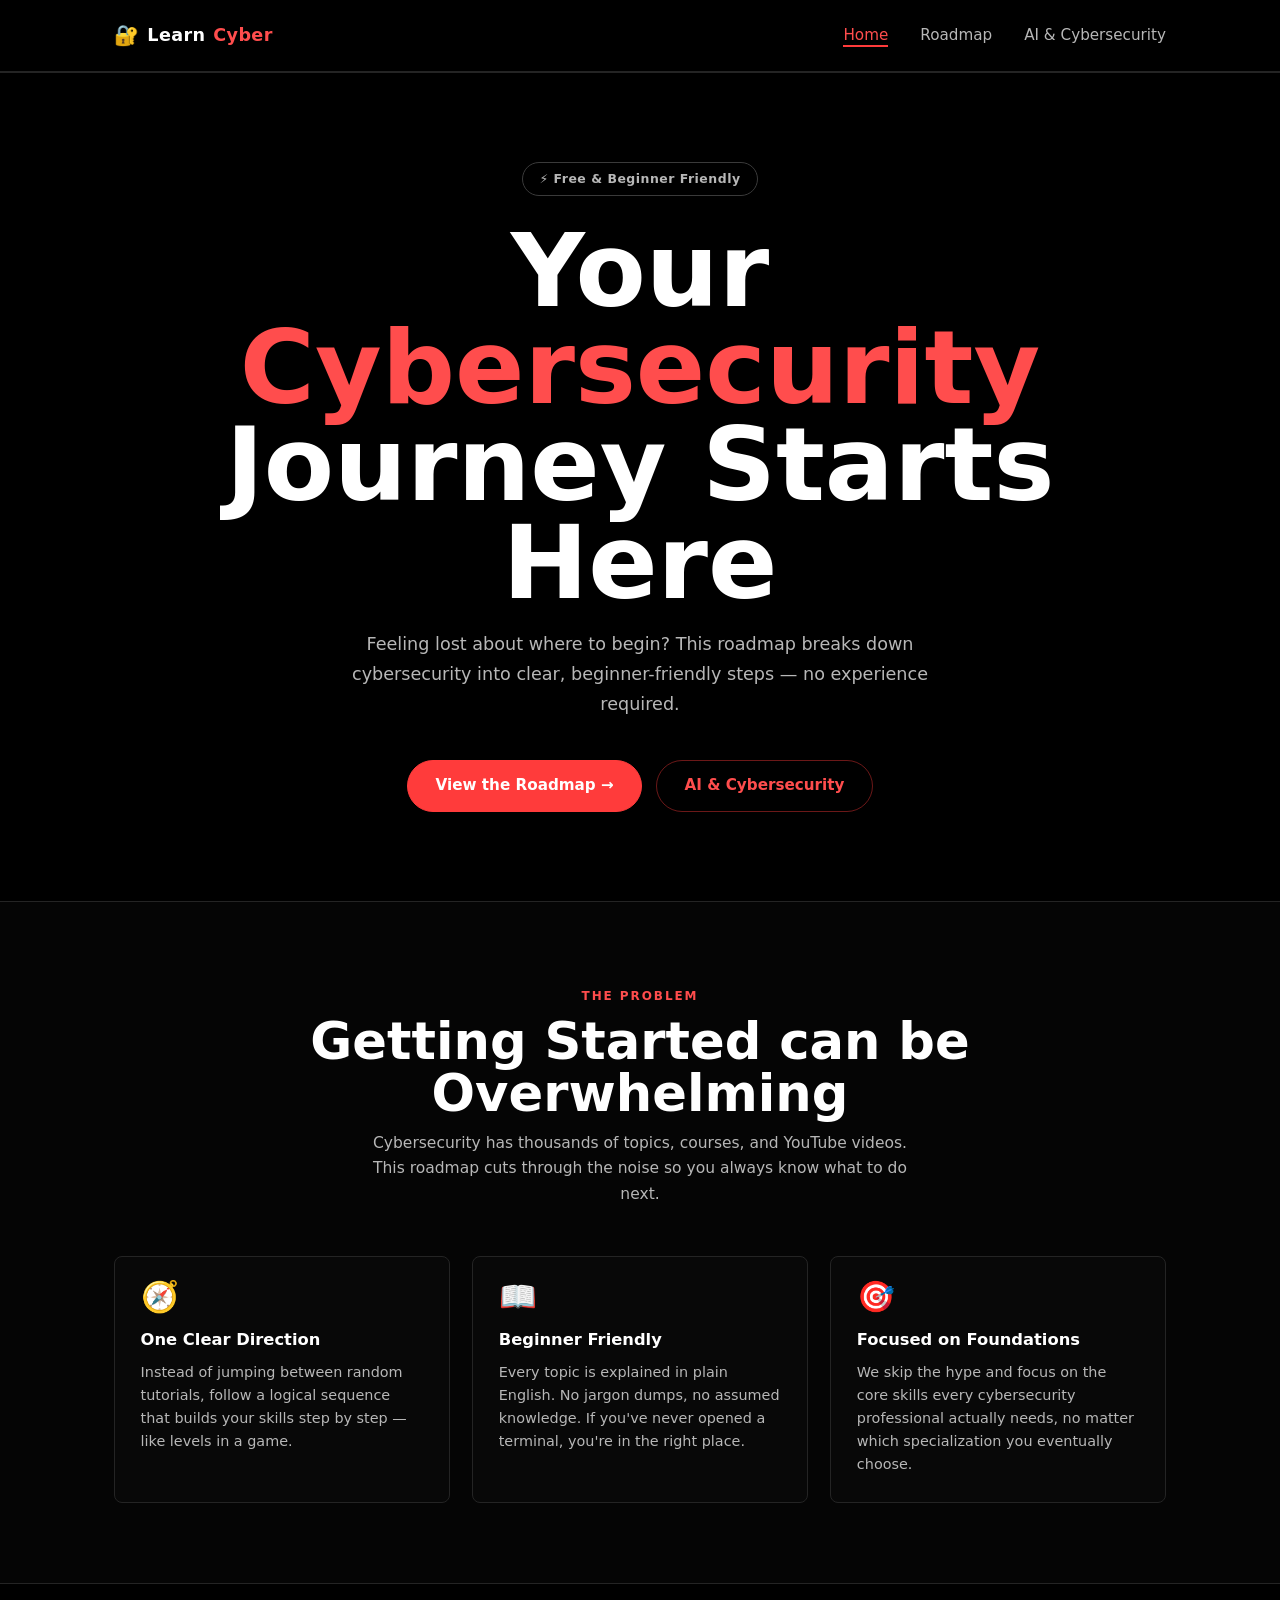
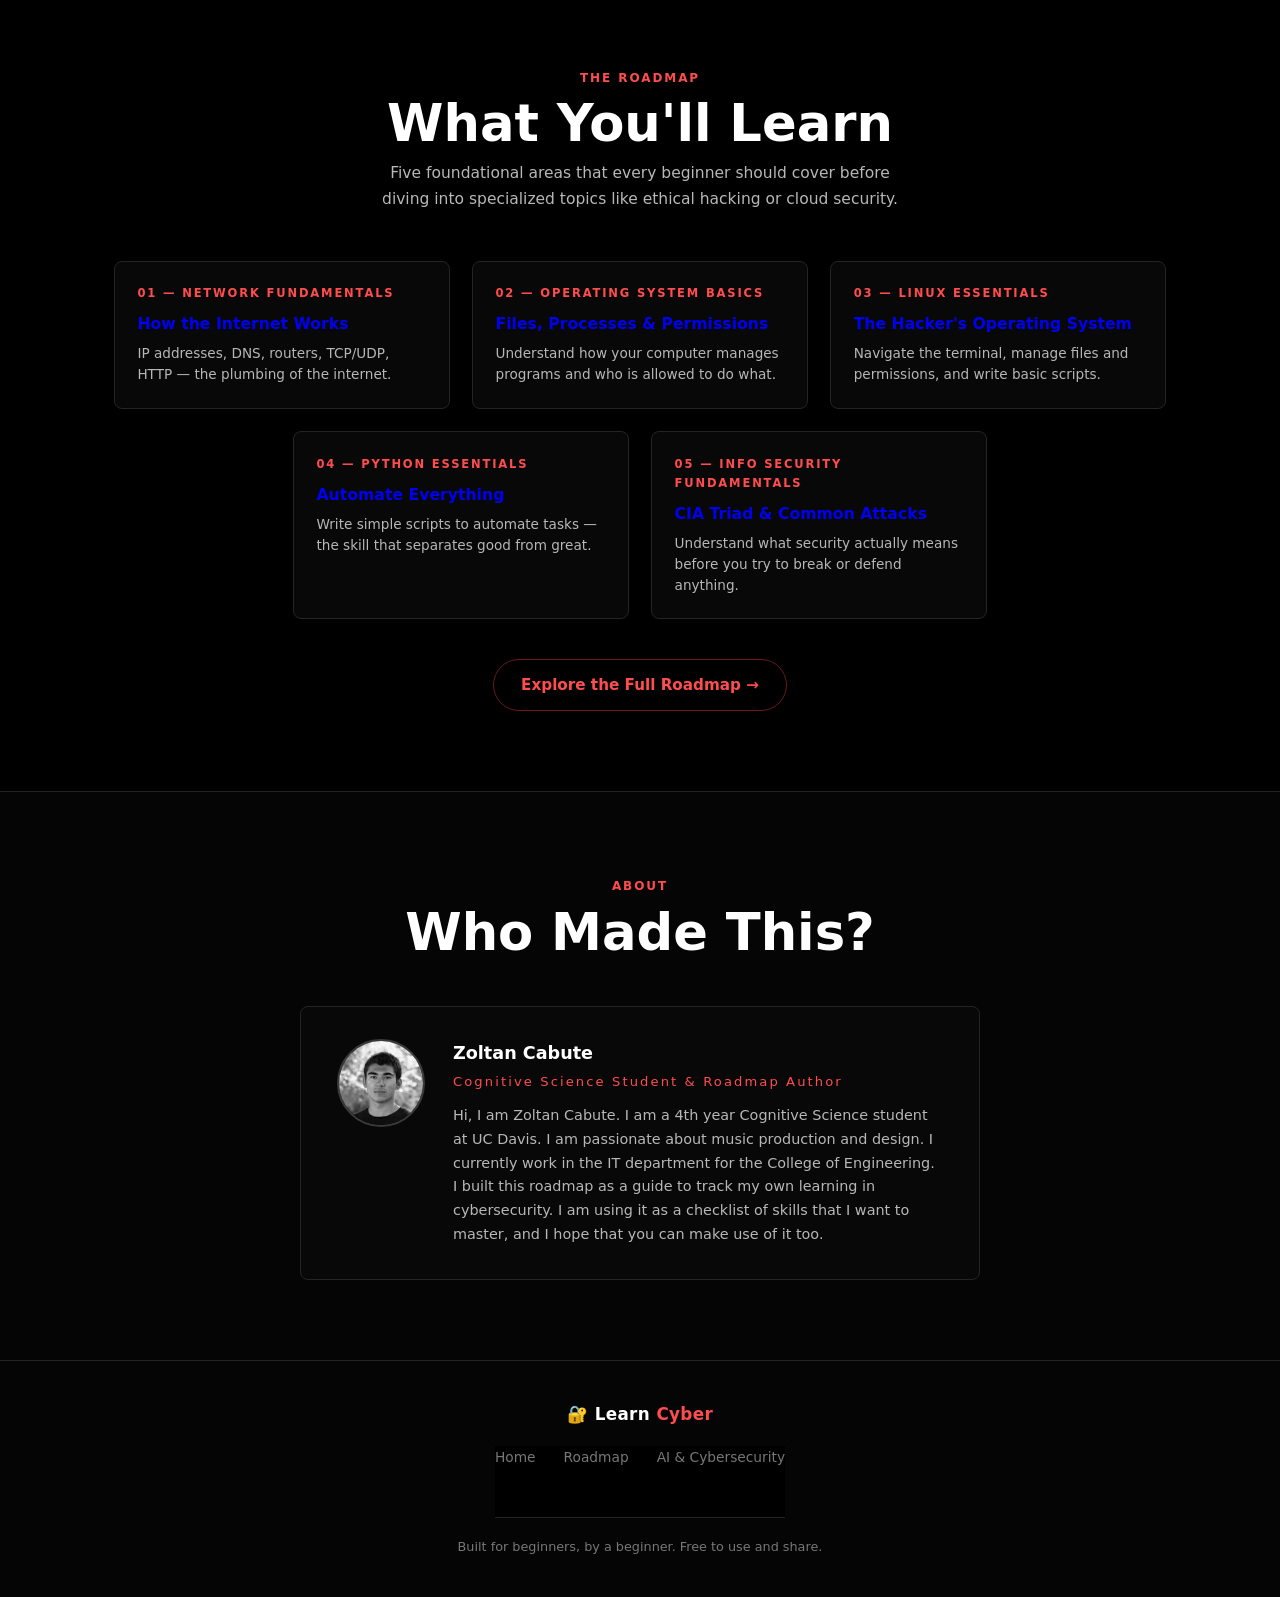
<file: index.html>
<!DOCTYPE html>
<html lang="en">
<head>
  <meta charset="UTF-8" />
  <meta name="viewport" content="width=device-width, initial-scale=1.0" />
  <title>LearnCyber — Cybersecurity Roadmap for Beginners</title>
  <meta name="description" content="A free, beginner-friendly cybersecurity roadmap for high school and college students. Learn what to study first, why it matters, and how to get started." />
  <link rel="stylesheet" href="styles.css" />
</head>
<body>

  <!-- =============================================
       NAVIGATION
       Same nav appears on all three pages.
       To change a link, update it here AND in
       roadmap.html and ai-cybersecurity.html.
       ============================================= -->
  <nav>
    <div class="nav-inner">
      <!-- Logo / site name -->
      <a href="index.html" class="nav-logo">
        <span class="icon">🔐</span>
        Learn<span class="accent">Cyber</span>
      </a>

      <!-- Desktop navigation links -->
      <ul class="nav-links">
        <li><a href="index.html">Home</a></li>
        <li><a href="roadmap.html">Roadmap</a></li>
        <li><a href="ai-cybersecurity.html">AI &amp; Cybersecurity</a></li>
      </ul>

      <!-- Hamburger button — only visible on mobile -->
      <button class="hamburger" id="hamburger" aria-label="Toggle navigation">
        <span></span>
        <span></span>
        <span></span>
      </button>
    </div>
  </nav>

  <!-- Mobile dropdown menu (toggled by script.js) -->
  <div class="mobile-menu" id="mobile-menu">
    <a href="index.html">Home</a>
    <a href="roadmap.html">Roadmap</a>
    <a href="ai-cybersecurity.html">AI &amp; Cybersecurity</a>
  </div>


  <!-- =============================================
       HERO SECTION
       First thing a visitor sees. Keep the
       headline short and the CTA button obvious.
       ============================================= -->
  <section class="hero">
    <div class="hero-content">

      <!-- Small badge above the heading -->
      <div class="hero-badge">⚡ Free &amp; Beginner Friendly</div>

      <!-- Main heading — .hl adds the blue color to a word -->
      <h1>Your <span class="hl">Cybersecurity</span><br />Journey Starts Here</h1>

      <!-- Subtitle — keep it reassuring, not overwhelming -->
      <p class="subtitle">
        Feeling lost about where to begin? This roadmap breaks down cybersecurity
        into clear, beginner-friendly steps — no experience required.
      </p>

      <!-- Call-to-action buttons -->
      <div class="hero-btns">
        <a href="roadmap.html" class="btn btn-primary">View the Roadmap →</a>
        <a href="ai-cybersecurity.html" class="btn btn-outline">AI &amp; Cybersecurity</a>
      </div>

    </div>
  </section>


  <!-- =============================================
       WHY THIS ROADMAP EXISTS
       Three simple reasons this resource was made.
       ============================================= -->
  <section class="bg-alt">
    <div class="container">

      <div class="sec-header">
        <span class="sec-label">The Problem</span>
        <h2>Getting Started can be Overwhelming</h2>
        <p>
          Cybersecurity has thousands of topics, courses, and YouTube videos.
          This roadmap cuts through the noise so you always know what to do next.
        </p>
      </div>

      <!-- Three "why" cards in a row (stacks on mobile) -->
      <div class="grid-3">

        <div class="card">
          <span class="card-icon">🧭</span>
          <h3>One Clear Direction</h3>
          <p>
            Instead of jumping between random tutorials, follow a logical sequence
            that builds your skills step by step — like levels in a game.
          </p>
        </div>

        <div class="card">
          <span class="card-icon">📖</span>
          <h3>Beginner Friendly</h3>
          <p>
            Every topic is explained in plain English. No jargon dumps,
            no assumed knowledge. If you've never opened a terminal, you're in
            the right place.
          </p>
        </div>

        <div class="card">
          <span class="card-icon">🎯</span>
          <h3>Focused on Foundations</h3>
          <p>
            We skip the hype and focus on the core skills every cybersecurity
            professional actually needs, no matter which specialization
            you eventually choose.
          </p>
        </div>

      </div>
    </div>
  </section>


  <!-- =============================================
       WHAT YOU'LL LEARN
       Preview of the 5 roadmap topics. Each card
       links to the roadmap page.
       ============================================= -->
  <section>
    <div class="container">

      <div class="sec-header">
        <span class="sec-label">The Roadmap</span>
        <h2>What You'll Learn</h2>
        <p>
          Five foundational areas that every beginner should cover before
          diving into specialized topics like ethical hacking or cloud security.
        </p>
      </div>

      <!-- Five topic preview cards — auto-fit grid -->
      <div class="grid-balanced">

        <a href="roadmap.html" class="topic-card">
          <div class="topic-num">01 — Network Fundamentals</div>
          <h3>How the Internet Works</h3>
          <p>IP addresses, DNS, routers, TCP/UDP, HTTP — the plumbing of the internet.</p>
        </a>

        <a href="roadmap.html" class="topic-card">
          <div class="topic-num">02 — Operating System Basics</div>
          <h3>Files, Processes &amp; Permissions</h3>
          <p>Understand how your computer manages programs and who is allowed to do what.</p>
        </a>

        <a href="roadmap.html" class="topic-card">
          <div class="topic-num">03 — Linux Essentials</div>
          <h3>The Hacker's Operating System</h3>
          <p>Navigate the terminal, manage files and permissions, and write basic scripts.</p>
        </a>

        <a href="roadmap.html" class="topic-card">
          <div class="topic-num">04 — Python Essentials</div>
          <h3>Automate Everything</h3>
          <p>Write simple scripts to automate tasks — the skill that separates good from great.</p>
        </a>

        <a href="roadmap.html" class="topic-card">
          <div class="topic-num">05 — Info Security Fundamentals</div>
          <h3>CIA Triad &amp; Common Attacks</h3>
          <p>Understand what security actually means before you try to break or defend anything.</p>
        </a>

      </div>

      <!-- Link to the full roadmap -->
      <div style="text-align:center; margin-top: 2.5rem;">
        <a href="roadmap.html" class="btn btn-outline">Explore the Full Roadmap →</a>
      </div>

    </div>
  </section>


  <!-- =============================================
       ABOUT THE AUTHOR
       Replace the placeholder text below with your
       own name, title, and bio.
       ============================================= -->
  <section class="bg-alt">
    <div class="container">

      <div class="sec-header">
        <span class="sec-label">About</span>
        <h2>Who Made This?</h2>
      </div>

      <div class="about-wrap">
        <div class="about-card">

          <img class="about-avatar" src="assets/coeprofile.jpg" alt="Zoltan Cabute" />

          <div class="about-info">
            <h3>Zoltan Cabute</h3>
            <span class="about-role">Cognitive Science Student &amp; Roadmap Author</span>
            <p>
              Hi, I am Zoltan Cabute. I am a 4th year Cognitive Science student at UC Davis.
              I am passionate about music production and design. I currently work in the IT
              department for the College of Engineering. I built this roadmap as a guide to
              track my own learning in cybersecurity. I am using it as a checklist of skills
              that I want to master, and I hope that you can make use of it too.
            </p>
          </div>
        </div>
      </div>

    </div>
  </section>


  <!-- =============================================
       FOOTER
       Same footer appears on all three pages.
       ============================================= -->
  <footer>
    <div class="footer-inner">

      <div class="footer-logo">
        <span class="icon">🔐</span>
        Learn<span class="accent">Cyber</span>
      </div>

      <!-- Footer navigation -->
      <nav class="footer-nav" aria-label="Footer navigation">
        <a href="index.html">Home</a>
        <a href="roadmap.html">Roadmap</a>
        <a href="ai-cybersecurity.html">AI &amp; Cybersecurity</a>
      </nav>

      <p class="footer-copy">Built for beginners, by a beginner. Free to use and share.</p>

    </div>
  </footer>

  <!-- Load JavaScript last so the HTML is ready before scripts run -->
  <script src="script.js"></script>

</body>
</html>
</file>
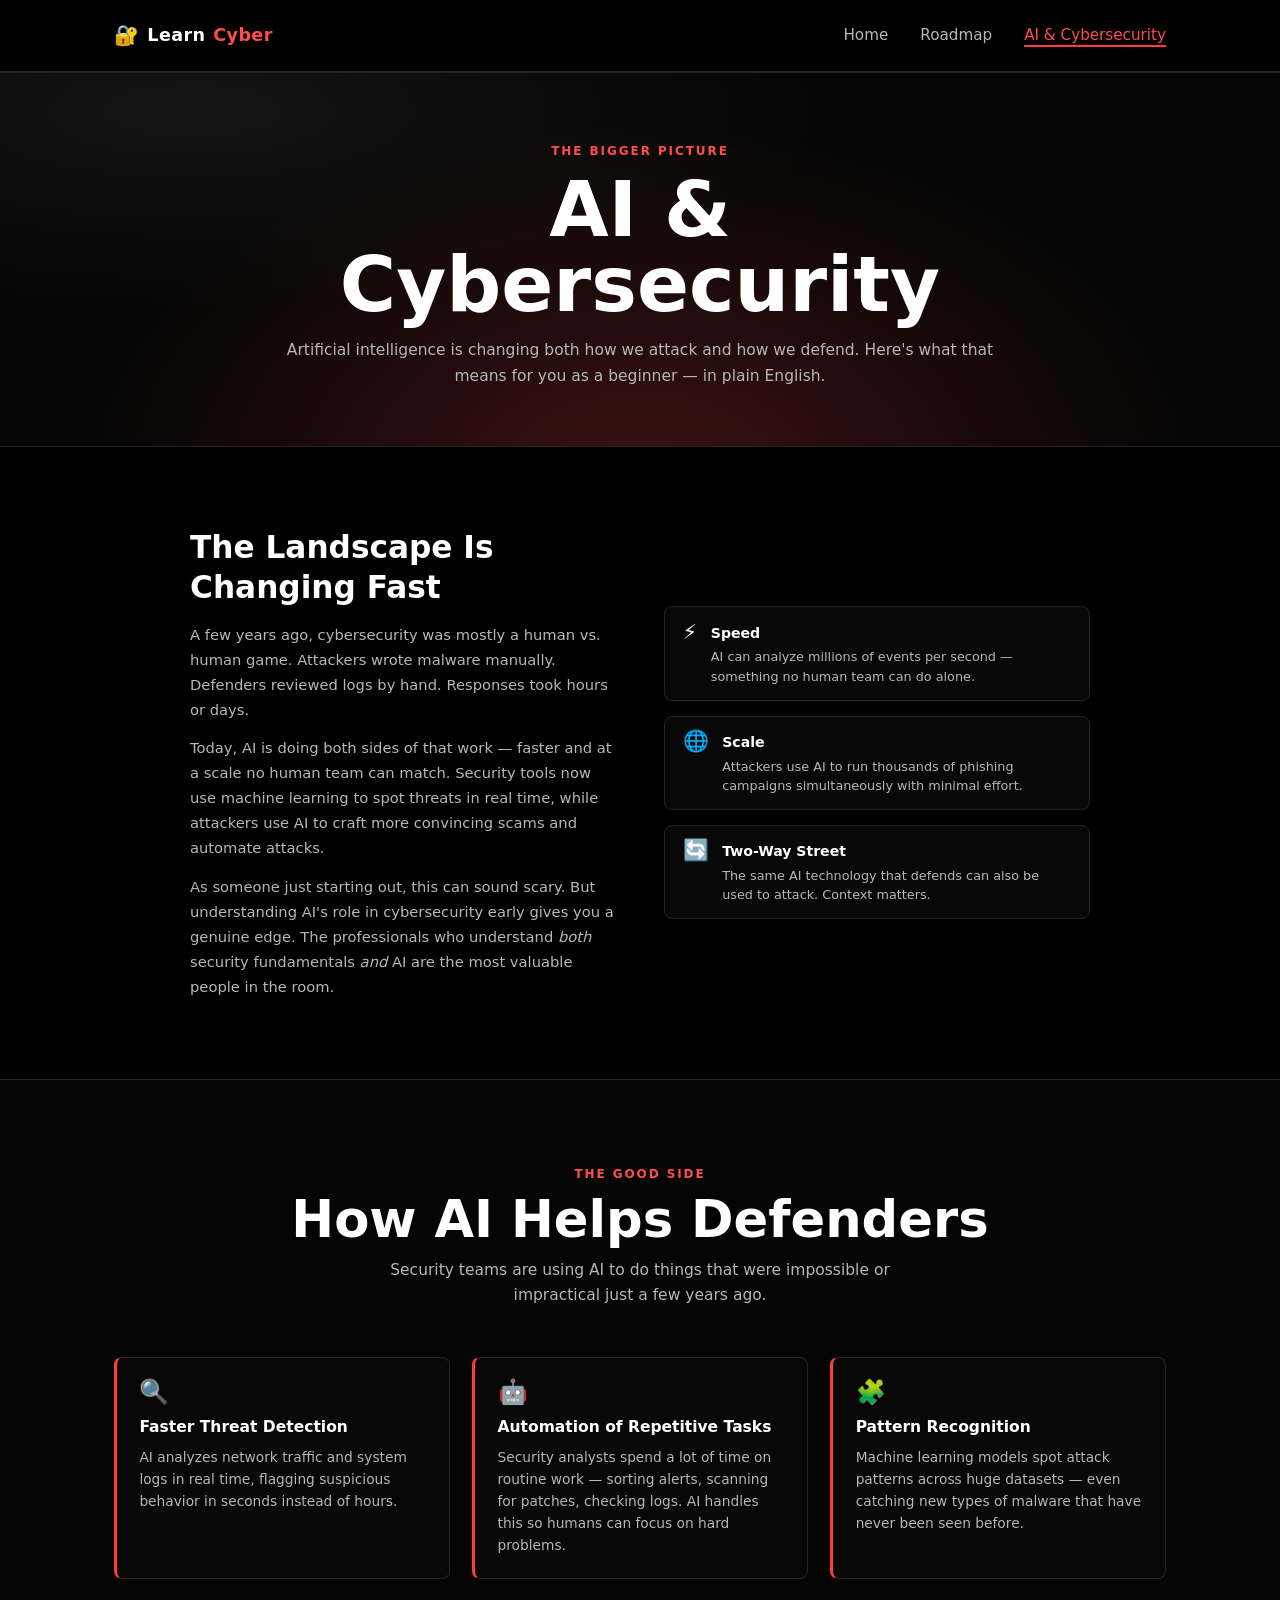
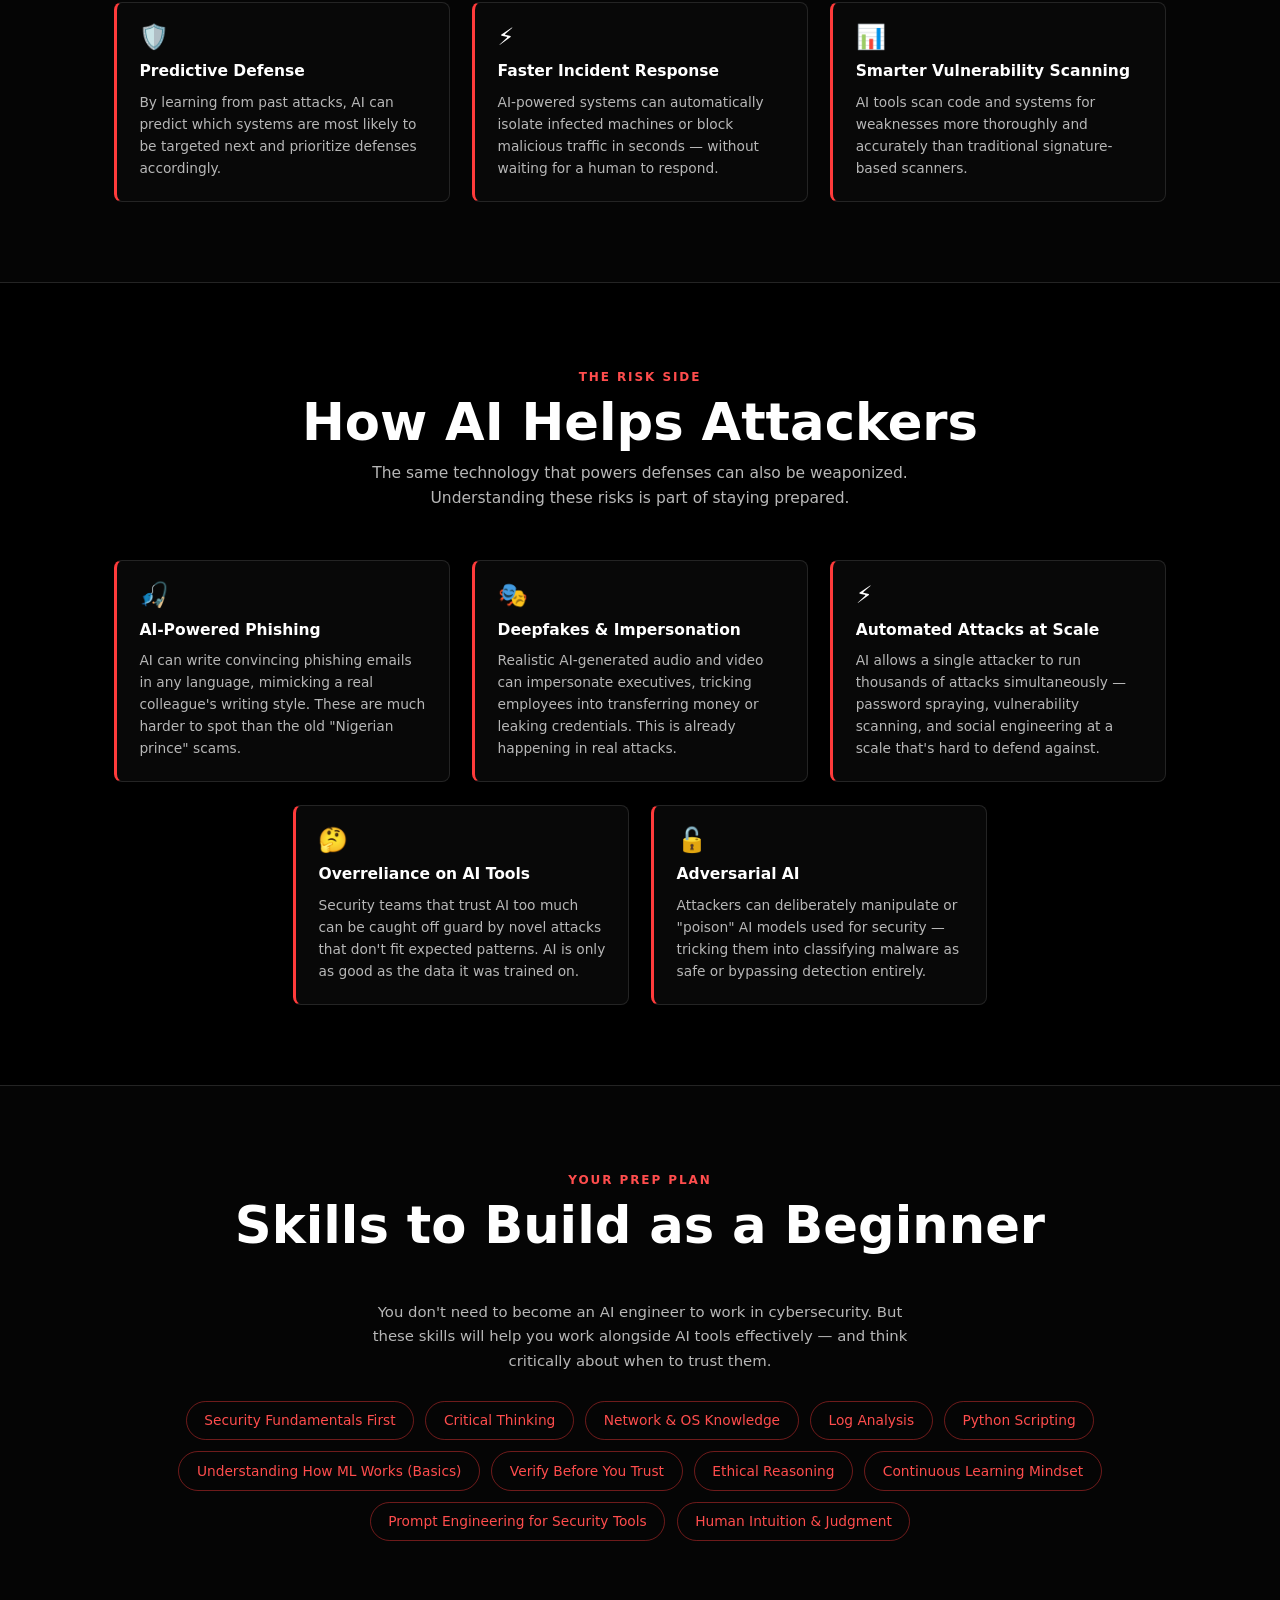
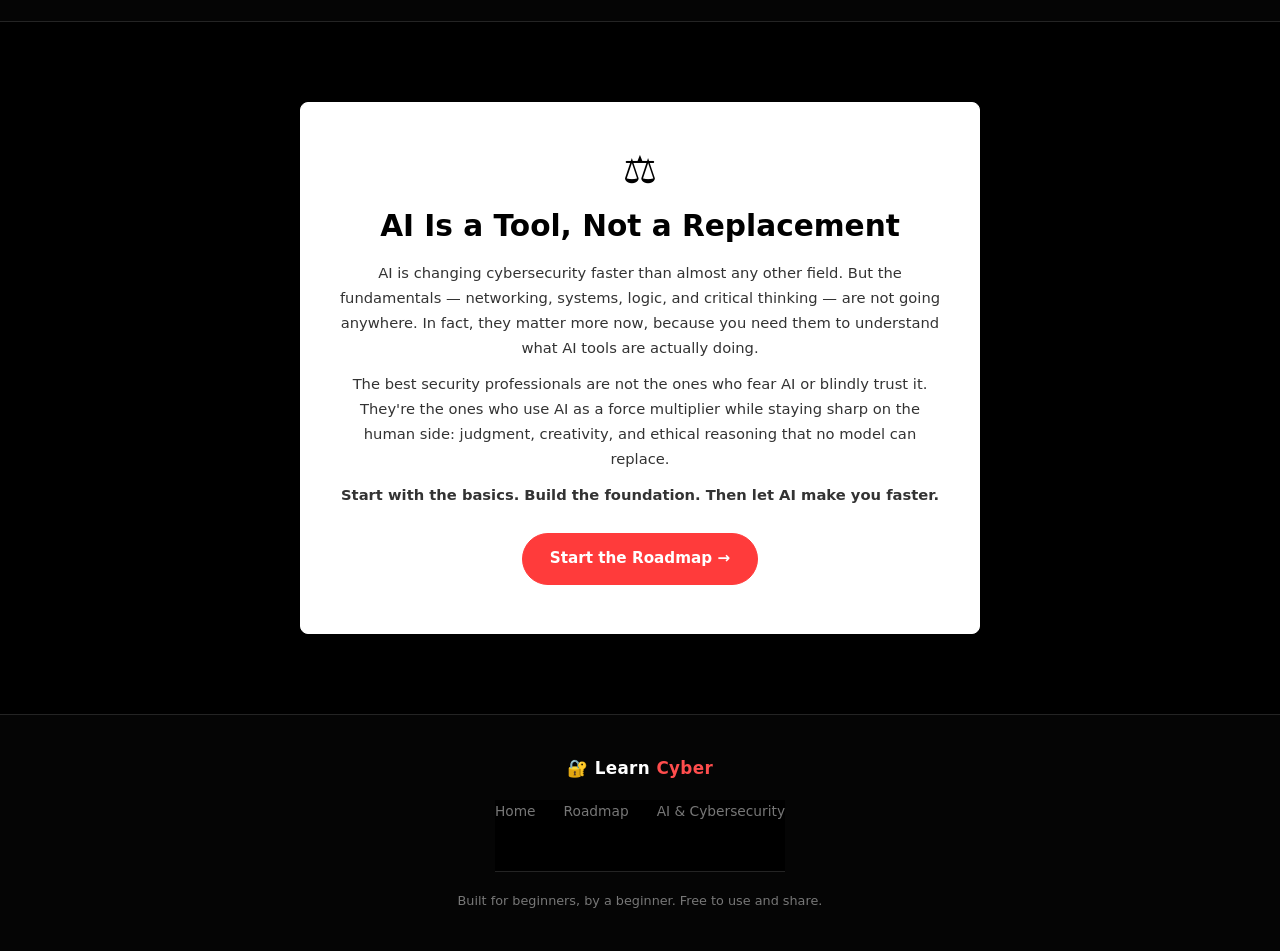
<file: ai-cybersecurity.html>
<!DOCTYPE html>
<html lang="en">
<head>
  <meta charset="UTF-8" />
  <meta name="viewport" content="width=device-width, initial-scale=1.0" />
  <title>AI &amp; Cybersecurity — LearnCyber</title>
  <meta name="description" content="How artificial intelligence is changing cybersecurity — benefits, risks, and the skills you need to stay prepared as a beginner." />
  <link rel="stylesheet" href="styles.css" />
</head>
<body>

  <!-- =============================================
       NAVIGATION (same on all pages)
       ============================================= -->
  <nav>
    <div class="nav-inner">
      <a href="index.html" class="nav-logo">
        <span class="icon">🔐</span>
        Learn<span class="accent">Cyber</span>
      </a>
      <ul class="nav-links">
        <li><a href="index.html">Home</a></li>
        <li><a href="roadmap.html">Roadmap</a></li>
        <li><a href="ai-cybersecurity.html">AI &amp; Cybersecurity</a></li>
      </ul>
      <button class="hamburger" id="hamburger" aria-label="Toggle navigation">
        <span></span>
        <span></span>
        <span></span>
      </button>
    </div>
  </nav>

  <div class="mobile-menu" id="mobile-menu">
    <a href="index.html">Home</a>
    <a href="roadmap.html">Roadmap</a>
    <a href="ai-cybersecurity.html">AI &amp; Cybersecurity</a>
  </div>


  <!-- =============================================
       PAGE HEADER
       ============================================= -->
  <div class="page-header">
    <div class="page-header-inner">
      <span class="pg-label">The Bigger Picture</span>
      <h1>AI &amp; Cybersecurity</h1>
      <p>
        Artificial intelligence is changing both how we attack and how we defend.
        Here's what that means for you as a beginner — in plain English.
      </p>
    </div>
  </div>


  <!-- =============================================
       INTRO — HOW AI IS CHANGING CYBERSECURITY
       Two-column layout on desktop, stacks on mobile
       ============================================= -->
  <section>
    <div class="container">
      <div class="ai-intro">

        <!-- Left: main explanation text -->
        <div class="ai-intro-text">
          <h2>The Landscape Is Changing Fast</h2>
          <p>
            A few years ago, cybersecurity was mostly a human vs. human game.
            Attackers wrote malware manually. Defenders reviewed logs by hand.
            Responses took hours or days.
          </p>
          <p>
            Today, AI is doing both sides of that work — faster and at a scale
            no human team can match. Security tools now use machine learning to
            spot threats in real time, while attackers use AI to craft more
            convincing scams and automate attacks.
          </p>
          <p>
            As someone just starting out, this can sound scary. But understanding
            AI's role in cybersecurity early gives you a genuine edge. The
            professionals who understand <em>both</em> security fundamentals
            <em>and</em> AI are the most valuable people in the room.
          </p>
        </div>

        <!-- Right: three quick highlight boxes -->
        <div class="ai-highlights">

          <div class="ai-hi">
            <span class="hi-icon">⚡</span>
            <div>
              <h4>Speed</h4>
              <p>AI can analyze millions of events per second — something no human team can do alone.</p>
            </div>
          </div>

          <div class="ai-hi">
            <span class="hi-icon">🌐</span>
            <div>
              <h4>Scale</h4>
              <p>Attackers use AI to run thousands of phishing campaigns simultaneously with minimal effort.</p>
            </div>
          </div>

          <div class="ai-hi">
            <span class="hi-icon">🔄</span>
            <div>
              <h4>Two-Way Street</h4>
              <p>The same AI technology that defends can also be used to attack. Context matters.</p>
            </div>
          </div>

        </div>
      </div>
    </div>
  </section>


  <!-- =============================================
       BENEFITS OF AI IN CYBERSECURITY
       Green-bordered cards in a responsive grid
       ============================================= -->
  <section class="bg-alt">
    <div class="container">

      <div class="sec-header">
        <span class="sec-label">The Good Side</span>
        <h2>How AI Helps Defenders</h2>
        <p>
          Security teams are using AI to do things that were impossible or
          impractical just a few years ago.
        </p>
      </div>

      <!-- Six benefit cards -->
      <div class="grid-balanced">

        <div class="benefit-card">
          <span class="ci">🔍</span>
          <h3>Faster Threat Detection</h3>
          <p>
            AI analyzes network traffic and system logs in real time, flagging
            suspicious behavior in seconds instead of hours.
          </p>
        </div>

        <div class="benefit-card">
          <span class="ci">🤖</span>
          <h3>Automation of Repetitive Tasks</h3>
          <p>
            Security analysts spend a lot of time on routine work — sorting
            alerts, scanning for patches, checking logs. AI handles this so
            humans can focus on hard problems.
          </p>
        </div>

        <div class="benefit-card">
          <span class="ci">🧩</span>
          <h3>Pattern Recognition</h3>
          <p>
            Machine learning models spot attack patterns across huge datasets —
            even catching new types of malware that have never been seen before.
          </p>
        </div>

        <div class="benefit-card">
          <span class="ci">🛡️</span>
          <h3>Predictive Defense</h3>
          <p>
            By learning from past attacks, AI can predict which systems are
            most likely to be targeted next and prioritize defenses accordingly.
          </p>
        </div>

        <div class="benefit-card">
          <span class="ci">⚡</span>
          <h3>Faster Incident Response</h3>
          <p>
            AI-powered systems can automatically isolate infected machines or
            block malicious traffic in seconds — without waiting for a human
            to respond.
          </p>
        </div>

        <div class="benefit-card">
          <span class="ci">📊</span>
          <h3>Smarter Vulnerability Scanning</h3>
          <p>
            AI tools scan code and systems for weaknesses more thoroughly and
            accurately than traditional signature-based scanners.
          </p>
        </div>

      </div>
    </div>
  </section>


  <!-- =============================================
       RISKS OF AI IN CYBERSECURITY
       Red-bordered cards — the dangers and downsides
       ============================================= -->
  <section>
    <div class="container">

      <div class="sec-header">
        <span class="sec-label">The Risk Side</span>
        <h2>How AI Helps Attackers</h2>
        <p>
          The same technology that powers defenses can also be weaponized.
          Understanding these risks is part of staying prepared.
        </p>
      </div>

      <!-- Five risk cards -->
      <div class="grid-balanced">

        <div class="risk-card">
          <span class="ci">🎣</span>
          <h3>AI-Powered Phishing</h3>
          <p>
            AI can write convincing phishing emails in any language, mimicking
            a real colleague's writing style. These are much harder to spot
            than the old "Nigerian prince" scams.
          </p>
        </div>

        <div class="risk-card">
          <span class="ci">🎭</span>
          <h3>Deepfakes &amp; Impersonation</h3>
          <p>
            Realistic AI-generated audio and video can impersonate executives,
            tricking employees into transferring money or leaking credentials.
            This is already happening in real attacks.
          </p>
        </div>

        <div class="risk-card">
          <span class="ci">⚡</span>
          <h3>Automated Attacks at Scale</h3>
          <p>
            AI allows a single attacker to run thousands of attacks
            simultaneously — password spraying, vulnerability scanning, and
            social engineering at a scale that's hard to defend against.
          </p>
        </div>

        <div class="risk-card">
          <span class="ci">🤔</span>
          <h3>Overreliance on AI Tools</h3>
          <p>
            Security teams that trust AI too much can be caught off guard by
            novel attacks that don't fit expected patterns. AI is only as good
            as the data it was trained on.
          </p>
        </div>

        <div class="risk-card">
          <span class="ci">🔓</span>
          <h3>Adversarial AI</h3>
          <p>
            Attackers can deliberately manipulate or "poison" AI models used
            for security — tricking them into classifying malware as safe or
            bypassing detection entirely.
          </p>
        </div>

      </div>
    </div>
  </section>


  <!-- =============================================
       SKILLS TO BUILD
       What beginners should focus on given the
       current AI landscape
       ============================================= -->
  <section class="bg-alt">
    <div class="container">

      <div class="sec-header">
        <span class="sec-label">Your Prep Plan</span>
        <h2>Skills to Build as a Beginner</h2>
      </div>

      <div class="skills-center">
        <p>
          You don't need to become an AI engineer to work in cybersecurity.
          But these skills will help you work alongside AI tools effectively —
          and think critically about when to trust them.
        </p>

        <!-- Purple skill tag pills -->
        <div class="skill-tags">
          <span class="skill-tag">Security Fundamentals First</span>
          <span class="skill-tag">Critical Thinking</span>
          <span class="skill-tag">Network &amp; OS Knowledge</span>
          <span class="skill-tag">Log Analysis</span>
          <span class="skill-tag">Python Scripting</span>
          <span class="skill-tag">Understanding How ML Works (Basics)</span>
          <span class="skill-tag">Verify Before You Trust</span>
          <span class="skill-tag">Ethical Reasoning</span>
          <span class="skill-tag">Continuous Learning Mindset</span>
          <span class="skill-tag">Prompt Engineering for Security Tools</span>
          <span class="skill-tag">Human Intuition &amp; Judgment</span>
        </div>
      </div>

    </div>
  </section>


  <!-- =============================================
       CONCLUSION / CALLOUT BOX
       Balanced, reassuring wrap-up
       ============================================= -->
  <section>
    <div class="container">
      <div class="callout">

        <span class="c-icon">⚖️</span>
        <h2>AI Is a Tool, Not a Replacement</h2>

        <p>
          AI is changing cybersecurity faster than almost any other field.
          But the fundamentals — networking, systems, logic, and critical thinking —
          are not going anywhere. In fact, they matter more now, because you need
          them to understand what AI tools are actually doing.
        </p>

        <p>
          The best security professionals are not the ones who fear AI or blindly
          trust it. They're the ones who use AI as a force multiplier while staying
          sharp on the human side: judgment, creativity, and ethical reasoning that
          no model can replace.
        </p>

        <p>
          <strong>Start with the basics. Build the foundation. Then let AI make you faster.</strong>
        </p>

        <a href="roadmap.html" class="btn btn-primary">Start the Roadmap →</a>

      </div>
    </div>
  </section>


  <!-- =============================================
       FOOTER (same on all pages)
       ============================================= -->
  <footer>
    <div class="footer-inner">
      <div class="footer-logo">
        <span class="icon">🔐</span>
        Learn<span class="accent">Cyber</span>
      </div>
      <nav class="footer-nav" aria-label="Footer navigation">
        <a href="index.html">Home</a>
        <a href="roadmap.html">Roadmap</a>
        <a href="ai-cybersecurity.html">AI &amp; Cybersecurity</a>
      </nav>
      <p class="footer-copy">Built for beginners, by a beginner. Free to use and share.</p>
    </div>
  </footer>

  <script src="script.js"></script>
</body>
</html>
</file>
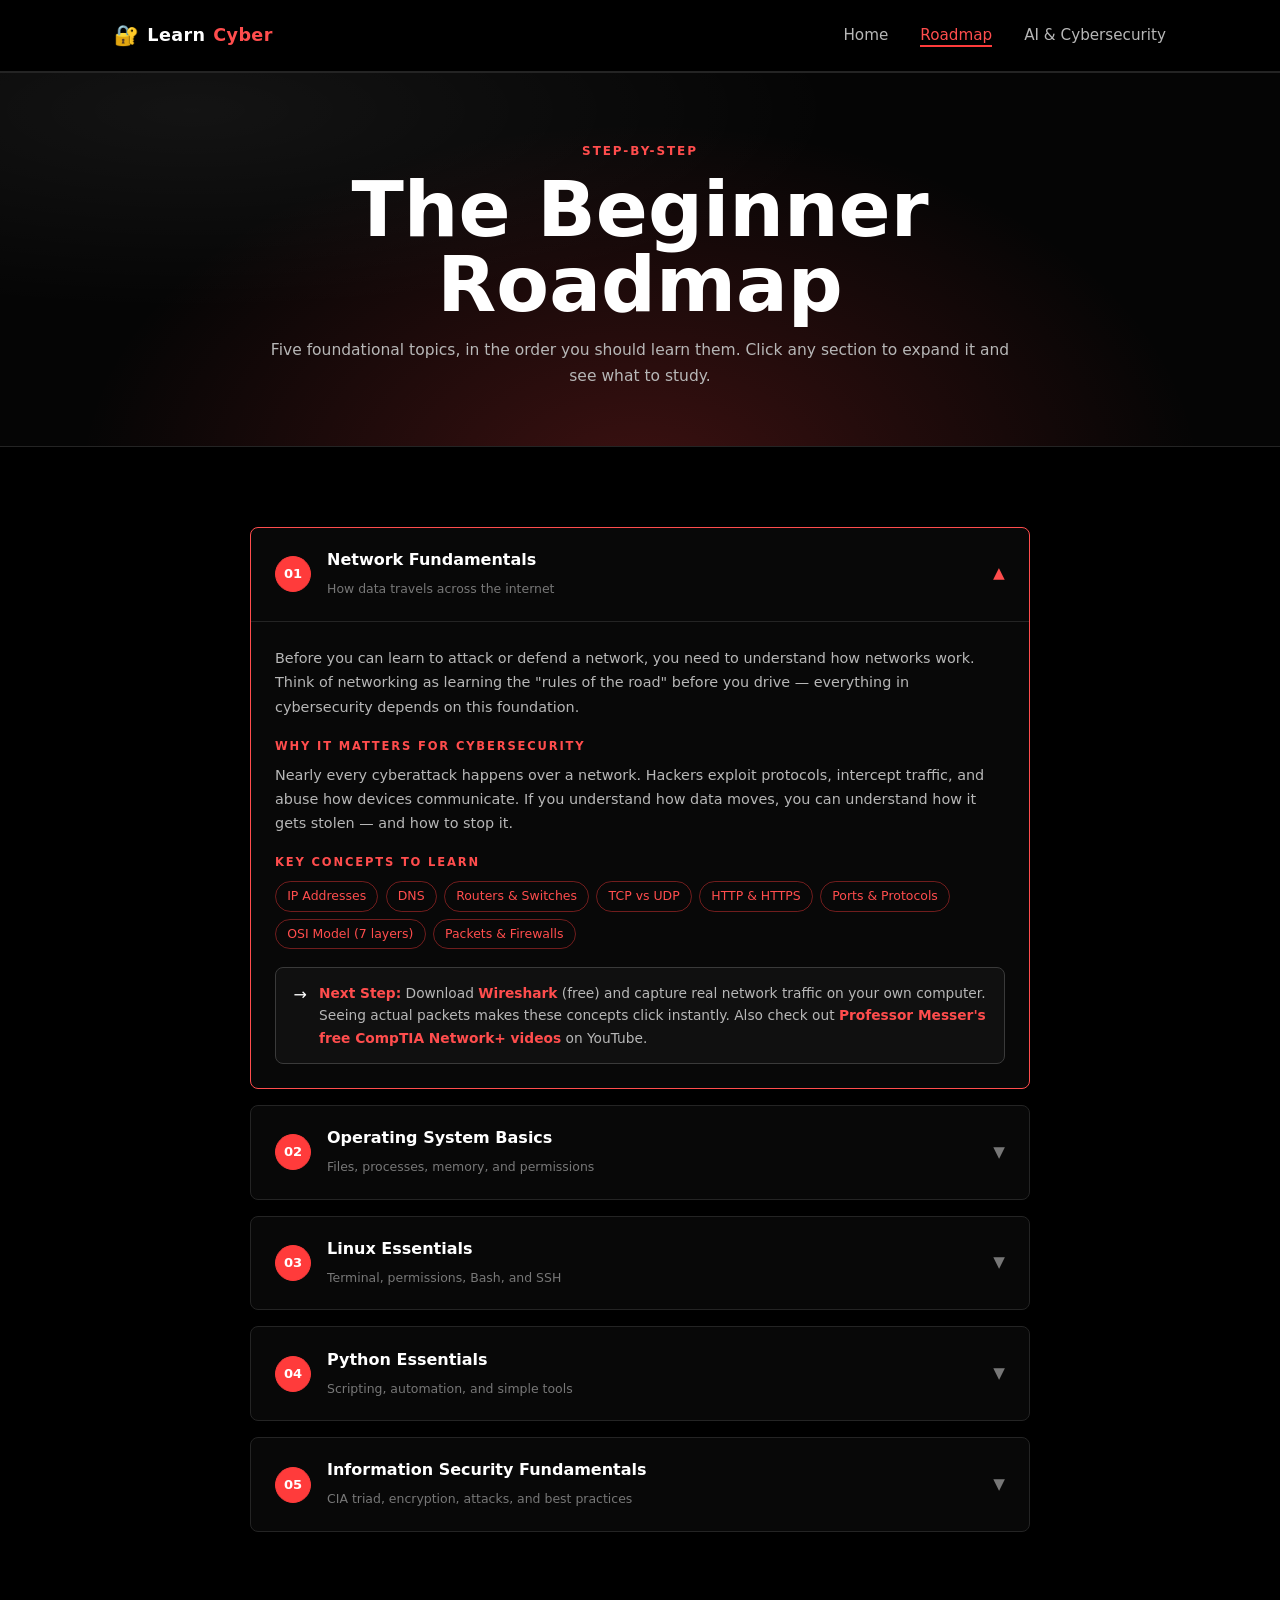
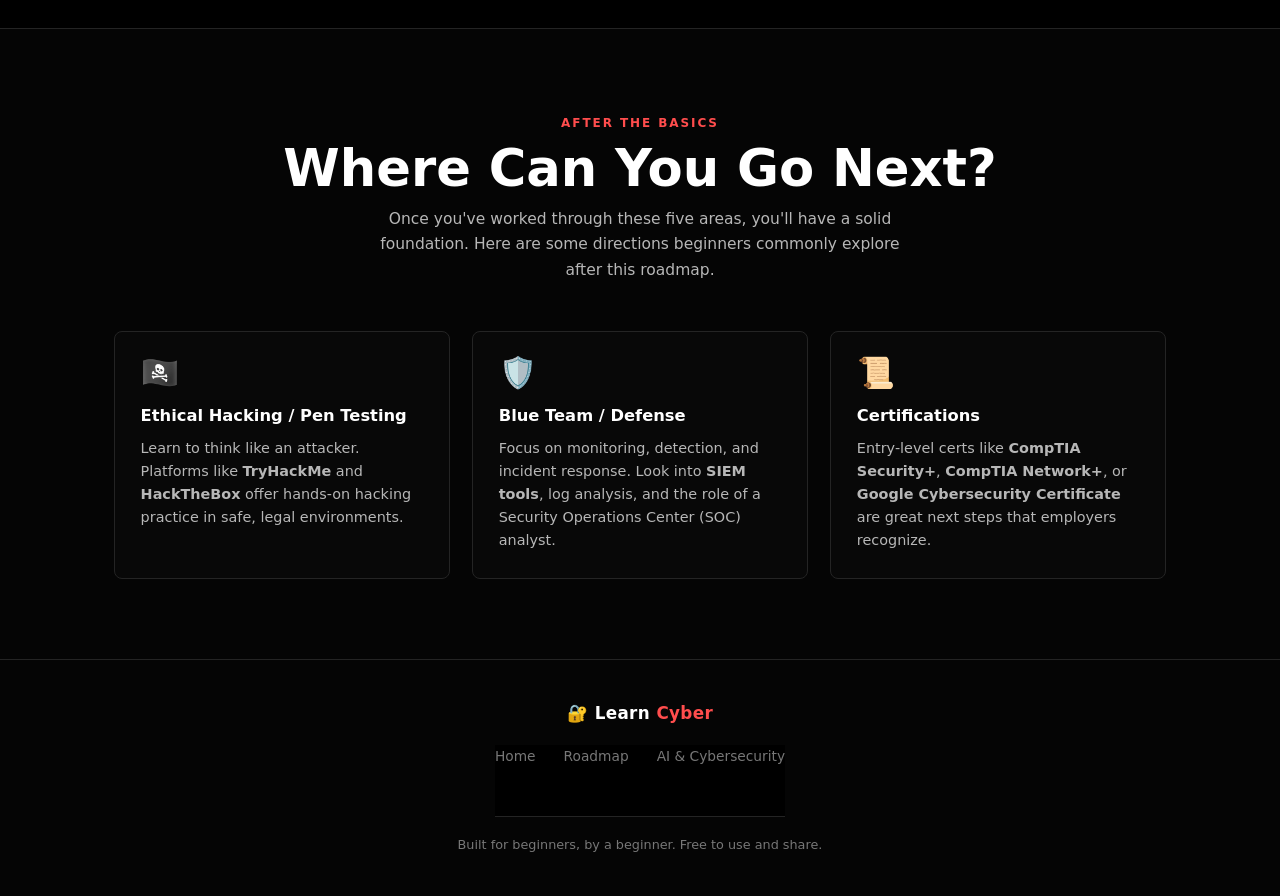
<file: roadmap.html>
<!DOCTYPE html>
<html lang="en">
<head>
  <meta charset="UTF-8" />
  <meta name="viewport" content="width=device-width, initial-scale=1.0" />
  <title>Roadmap — LearnCyber</title>
  <meta name="description" content="A step-by-step cybersecurity roadmap for beginners. Learn networking, Linux, Python, operating systems, and information security fundamentals." />
  <link rel="stylesheet" href="styles.css" />
</head>
<body>

  <!-- =============================================
       NAVIGATION (same on all pages)
       ============================================= -->
  <nav>
    <div class="nav-inner">
      <a href="index.html" class="nav-logo">
        <span class="icon">🔐</span>
        Learn<span class="accent">Cyber</span>
      </a>
      <ul class="nav-links">
        <li><a href="index.html">Home</a></li>
        <li><a href="roadmap.html">Roadmap</a></li>
        <li><a href="ai-cybersecurity.html">AI &amp; Cybersecurity</a></li>
      </ul>
      <button class="hamburger" id="hamburger" aria-label="Toggle navigation">
        <span></span>
        <span></span>
        <span></span>
      </button>
    </div>
  </nav>

  <div class="mobile-menu" id="mobile-menu">
    <a href="index.html">Home</a>
    <a href="roadmap.html">Roadmap</a>
    <a href="ai-cybersecurity.html">AI &amp; Cybersecurity</a>
  </div>


  <!-- =============================================
       PAGE HEADER
       ============================================= -->
  <div class="page-header">
    <div class="page-header-inner">
      <span class="pg-label">Step-by-Step</span>
      <h1>The Beginner Roadmap</h1>
      <p>
        Five foundational topics, in the order you should learn them.
        Click any section to expand it and see what to study.
      </p>
    </div>
  </div>


  <!-- =============================================
       ROADMAP ACCORDION
       Each .rm-card is one topic. script.js handles
       the open/close toggle. Only one card can be
       open at a time.
       ============================================= -->
  <section>
    <div class="roadmap-list">

      <!-- ─── TOPIC 1: NETWORK FUNDAMENTALS ─── -->
      <!-- .rm-card gets .is-open class added by script.js (first card auto-opens) -->
      <div class="rm-card">

        <!-- Clicking this header expands the card -->
        <div class="rm-header">
          <div class="rm-header-left">
            <div class="rm-num">01</div>
            <div class="rm-title">
              <h3>Network Fundamentals</h3>
              <span>How data travels across the internet</span>
            </div>
          </div>
          <!-- ▼ chevron rotates 180° when open -->
          <span class="rm-chevron">▼</span>
        </div>

        <!-- This is the expandable content -->
        <div class="rm-body">
          <div class="rm-inner">

            <!-- Plain English explanation -->
            <p>
              Before you can learn to attack or defend a network, you need to understand
              how networks work. Think of networking as learning the "rules of the road"
              before you drive — everything in cybersecurity depends on this foundation.
            </p>

            <div class="rm-label">Why It Matters for Cybersecurity</div>
            <p class="why-text">
              Nearly every cyberattack happens over a network. Hackers exploit protocols,
              intercept traffic, and abuse how devices communicate. If you understand how
              data moves, you can understand how it gets stolen — and how to stop it.
            </p>

            <!-- Beginner concepts as pill tags -->
            <div class="rm-label">Key Concepts to Learn</div>
            <div class="tags">
              <a class="tag" href="https://www.youtube.com/watch?v=YJGGYKAV4pA" target="_blank" rel="noopener noreferrer">IP Addresses</a>
              <a class="tag" href="https://www.youtube.com/watch?v=mpQZVYPuDGU" target="_blank" rel="noopener noreferrer">DNS</a>
              <a class="tag" href="https://www.youtube.com/watch?v=1z0ULvg_pW8" target="_blank" rel="noopener noreferrer">Routers &amp; Switches</a>
              <a class="tag" href="https://www.youtube.com/watch?v=uwoD5YsGACg" target="_blank" rel="noopener noreferrer">TCP vs UDP</a>
              <a class="tag" href="https://www.youtube.com/watch?v=hExRDVZHhig" target="_blank" rel="noopener noreferrer">HTTP &amp; HTTPS</a>
              <a class="tag" href="https://www.youtube.com/watch?v=g2fT-g9PX9o" target="_blank" rel="noopener noreferrer">Ports &amp; Protocols</a>
              <a class="tag" href="https://www.youtube.com/watch?v=vv4y_uOneC0" target="_blank" rel="noopener noreferrer">OSI Model (7 layers)</a>
              <a class="tag" href="https://www.youtube.com/watch?v=kDEX1HXybrU" target="_blank" rel="noopener noreferrer">Packets &amp; Firewalls</a>
            </div>

            <!-- Actionable next step -->
            <div class="next-step">
              <span class="next-step-icon">→</span>
              <p>
                <strong>Next Step:</strong> Download <strong><a href="https://www.wireshark.org/" target="_blank" rel="noopener noreferrer">Wireshark</a></strong> (free) and
                capture real network traffic on your own computer. Seeing actual packets
                makes these concepts click instantly. Also check out
                <strong><a href="https://www.youtube.com/playlist?list=PLG49S3nxzAnl_tQe3kvnmeMid0mjF8Le8" target="_blank" rel="noopener noreferrer">Professor Messer's free CompTIA Network+ videos</a></strong> on YouTube.
              </p>
            </div>

          </div>
        </div>
      </div><!-- end rm-card -->


      <!-- ─── TOPIC 2: OPERATING SYSTEM BASICS ─── -->
      <div class="rm-card">
        <div class="rm-header">
          <div class="rm-header-left">
            <div class="rm-num">02</div>
            <div class="rm-title">
              <h3>Operating System Basics</h3>
              <span>Files, processes, memory, and permissions</span>
            </div>
          </div>
          <span class="rm-chevron">▼</span>
        </div>

        <div class="rm-body">
          <div class="rm-inner">

            <p>
              Your operating system is the software that controls everything on your
              computer — it manages files, runs programs, and decides who is allowed to
              do what. Understanding how it works is essential before diving into hacking
              or security tools.
            </p>

            <div class="rm-label">Why It Matters for Cybersecurity</div>
            <p class="why-text">
              Malware hides in processes. Attackers exploit weak file permissions.
              Defenders monitor system logs for suspicious activity. Whether you're
              on Windows or Linux, OS knowledge is the skeleton key that unlocks
              almost everything else in security.
            </p>

            <div class="rm-label">Key Concepts to Learn</div>
            <div class="tags">
              <a class="tag" href="https://www.youtube.com/watch?v=KN8YgJnShPM" target="_blank" rel="noopener noreferrer">File Systems</a>
              <a class="tag" href="https://www.youtube.com/watch?v=4rLW7zg21gI" target="_blank" rel="noopener noreferrer">Processes &amp; Threads</a>
              <a class="tag" href="https://www.youtube.com/watch?v=3zRt3M6m0UQ" target="_blank" rel="noopener noreferrer">Memory Management</a>
              <a class="tag" href="https://www.youtube.com/watch?v=Y8dklxwmIR8" target="_blank" rel="noopener noreferrer">User Accounts &amp; Groups</a>
              <a class="tag" href="https://www.youtube.com/watch?v=iwolPf6kN-k" target="_blank" rel="noopener noreferrer">File Permissions</a>
              <a class="tag" href="https://www.youtube.com/watch?v=YsTQHh8bQ9E" target="_blank" rel="noopener noreferrer">System Logs</a>
              <a class="tag" href="https://www.youtube.com/watch?v=ZtqBQ68cfJc" target="_blank" rel="noopener noreferrer">Command Line Basics</a>
              <a class="tag" href="https://www.youtube.com/watch?v=3e0q9JC9M4Q" target="_blank" rel="noopener noreferrer">Task Manager / Activity Monitor</a>
            </div>

            <div class="next-step">
              <span class="next-step-icon">→</span>
              <p>
                <strong>Next Step:</strong> Spend time exploring both <strong>Windows</strong>
                and <strong>Linux</strong>. Use the free tool <strong><a href="https://www.virtualbox.org/" target="_blank" rel="noopener noreferrer">VirtualBox</a></strong> to
                <strong><a href="https://www.youtube.com/watch?v=z9KRDc4j3oI" target="_blank" rel="noopener noreferrer">run a Linux virtual machine</a></strong> on your Windows PC — you can experiment safely
                without breaking anything.
              </p>
            </div>

          </div>
        </div>
      </div><!-- end rm-card -->


      <!-- ─── TOPIC 3: LINUX ESSENTIALS ─── -->
      <div class="rm-card">
        <div class="rm-header">
          <div class="rm-header-left">
            <div class="rm-num">03</div>
            <div class="rm-title">
              <h3>Linux Essentials</h3>
              <span>Terminal, permissions, Bash, and SSH</span>
            </div>
          </div>
          <span class="rm-chevron">▼</span>
        </div>

        <div class="rm-body">
          <div class="rm-inner">

            <p>
              Linux is the operating system of the internet. Most web servers run it.
              Most hacking tools are built for it. Most cybersecurity labs and
              competitions use it. Getting comfortable in a Linux terminal will open
              more doors than almost any other skill on this list.
            </p>

            <div class="rm-label">Why It Matters for Cybersecurity</div>
            <p class="why-text">
              Security tools like Nmap, Metasploit, Burp Suite, and Wireshark work
              best on Linux. Capture-the-flag (CTF) competitions almost always use
              Linux environments. Penetration testers and security analysts spend their
              days in the Linux terminal — learning it early gives you a massive advantage.
            </p>

            <div class="rm-label">Key Concepts to Learn</div>
            <div class="tags">
              <a class="tag" href="https://www.youtube.com/watch?v=HbgzrKJvDRw" target="_blank" rel="noopener noreferrer">Terminal Navigation (cd, ls, pwd)</a>
              <a class="tag" href="https://www.youtube.com/watch?v=y4gZMJKAeWs" target="_blank" rel="noopener noreferrer">File Operations (cp, mv, rm)</a>
              <a class="tag" href="https://www.youtube.com/watch?v=iwolPf6kN-k" target="_blank" rel="noopener noreferrer">File Permissions (chmod, chown)</a>
              <a class="tag" href="https://www.youtube.com/watch?v=wX75Z-4MEoM" target="_blank" rel="noopener noreferrer">Package Managers (apt, yum)</a>
              <a class="tag" href="https://www.youtube.com/watch?v=tK9Oc6AEnR4" target="_blank" rel="noopener noreferrer">Bash Scripting</a>
              <a class="tag" href="https://www.youtube.com/watch?v=YS5Zh7KExvE" target="_blank" rel="noopener noreferrer">SSH &amp; Remote Access</a>
              <a class="tag" href="https://www.youtube.com/watch?v=ggSyF1SVFr4" target="_blank" rel="noopener noreferrer">Text Editors (nano, vim)</a>
              <a class="tag" href="https://www.youtube.com/watch?v=mqf5nzvseN8" target="_blank" rel="noopener noreferrer">Pipes &amp; Redirects</a>
            </div>

            <div class="next-step">
              <span class="next-step-icon">→</span>
              <p>
                <strong>Next Step:</strong> Try <strong><a href="https://tryhackme.com/" target="_blank" rel="noopener noreferrer">TryHackMe</a></strong> (free tier) —
                it has beginner-friendly Linux rooms with a browser-based terminal so you
                don't even need to install anything. The "<strong><a href="https://tryhackme.com/path/outline/linuxfundamentals" target="_blank" rel="noopener noreferrer">Linux Fundamentals</a></strong>" path is
                perfect for this stage.
              </p>
            </div>

          </div>
        </div>
      </div><!-- end rm-card -->


      <!-- ─── TOPIC 4: PYTHON ESSENTIALS ─── -->
      <div class="rm-card">
        <div class="rm-header">
          <div class="rm-header-left">
            <div class="rm-num">04</div>
            <div class="rm-title">
              <h3>Python Essentials</h3>
              <span>Scripting, automation, and simple tools</span>
            </div>
          </div>
          <span class="rm-chevron">▼</span>
        </div>

        <div class="rm-body">
          <div class="rm-inner">

            <p>
              Python is the most popular language in cybersecurity. It's beginner-friendly,
              powerful, and used everywhere — from writing your own security tools to
              automating tedious tasks. You don't need to become a software engineer,
              but being able to read and write simple Python scripts is a superpower.
            </p>

            <div class="rm-label">Why It Matters for Cybersecurity</div>
            <p class="why-text">
              Security professionals use Python to automate scans, parse log files,
              interact with APIs, and build quick proof-of-concept exploits. Even
              understanding existing Python tools (like many in Kali Linux) requires
              knowing the basics. It's the language that ties everything together.
            </p>

            <div class="rm-label">Key Concepts to Learn</div>
            <div class="tags">
              <a class="tag" href="https://www.youtube.com/watch?v=OH86oLzVzzw" target="_blank" rel="noopener noreferrer">Variables &amp; Data Types</a>
              <a class="tag" href="https://www.youtube.com/watch?v=DZwmZ8Usvnk" target="_blank" rel="noopener noreferrer">If/Else Logic</a>
              <a class="tag" href="https://www.youtube.com/watch?v=6iF8Xb7Z3wQ" target="_blank" rel="noopener noreferrer">Loops (for, while)</a>
              <a class="tag" href="https://www.youtube.com/watch?v=9Os0o3wzS_I" target="_blank" rel="noopener noreferrer">Functions</a>
              <a class="tag" href="https://www.youtube.com/watch?v=Uh2ebFW8OYM" target="_blank" rel="noopener noreferrer">Reading &amp; Writing Files</a>
              <a class="tag" href="https://www.youtube.com/watch?v=W8KRzm-HUcc" target="_blank" rel="noopener noreferrer">Lists &amp; Dictionaries</a>
              <a class="tag" href="https://www.youtube.com/watch?v=CqvZ3vGoGs0" target="_blank" rel="noopener noreferrer">Importing Libraries</a>
              <a class="tag" href="https://www.youtube.com/watch?v=PXMJ6FS7llk" target="_blank" rel="noopener noreferrer">Simple Automation Scripts</a>
            </div>

            <div class="next-step">
              <span class="next-step-icon">→</span>
              <p>
                <strong>Next Step:</strong> Write a simple <strong><a href="https://en.wikipedia.org/wiki/Port_scanner" target="_blank" rel="noopener noreferrer">port scanner</a> in Python</strong>
                using the <code style="background:rgba(0,212,255,0.1);color:var(--blue);padding:0 4px;border-radius:3px;">socket</code>
                library. It's a classic beginner project that teaches you networking
                <em>and</em> coding at the same time. Search "<strong><a href="https://www.youtube.com/results?search_query=python+port+scanner+tutorial" target="_blank" rel="noopener noreferrer">Python port scanner tutorial</a></strong>"
                and build your own version.
              </p>
            </div>

          </div>
        </div>
      </div><!-- end rm-card -->


      <!-- ─── TOPIC 5: INFORMATION SECURITY FUNDAMENTALS ─── -->
      <div class="rm-card">
        <div class="rm-header">
          <div class="rm-header-left">
            <div class="rm-num">05</div>
            <div class="rm-title">
              <h3>Information Security Fundamentals</h3>
              <span>CIA triad, encryption, attacks, and best practices</span>
            </div>
          </div>
          <span class="rm-chevron">▼</span>
        </div>

        <div class="rm-body">
          <div class="rm-inner">

            <p>
              Before you can hack or defend anything, you need to understand what
              "security" actually means. This section covers the core principles that
              every cybersecurity professional — from help desk to CISO — should know
              by heart.
            </p>

            <div class="rm-label">Why It Matters for Cybersecurity</div>
            <p class="why-text">
              Security isn't just a technical problem — it's a mindset. Understanding
              why attacks happen, what attackers want, and how defenses work gives
              you the mental model to think like both an attacker and a defender.
              This knowledge makes every other topic on this roadmap make more sense.
            </p>

            <div class="rm-label">Key Concepts to Learn</div>
            <div class="tags">
              <a class="tag" href="https://www.youtube.com/watch?v=rg8mPzQXGmc" target="_blank" rel="noopener noreferrer">CIA Triad (Confidentiality, Integrity, Availability)</a>
              <a class="tag" href="https://www.youtube.com/watch?v=tGYq6m6sD5k" target="_blank" rel="noopener noreferrer">Authentication vs Authorization</a>
              <a class="tag" href="https://www.youtube.com/watch?v=AQDCe585Lnc" target="_blank" rel="noopener noreferrer">Encryption Basics</a>
              <a class="tag" href="https://www.youtube.com/watch?v=b4b8ktEV4Bg" target="_blank" rel="noopener noreferrer">Hashing &amp; Passwords</a>
              <a class="tag" href="https://www.youtube.com/watch?v=shQEXpUwaIY" target="_blank" rel="noopener noreferrer">Common Attacks (phishing, MITM, DoS)</a>
              <a class="tag" href="https://www.youtube.com/watch?v=lc7scxvKQOo" target="_blank" rel="noopener noreferrer">Social Engineering</a>
              <a class="tag" href="https://www.youtube.com/watch?v=inWWhr5tnEA" target="_blank" rel="noopener noreferrer">Security Best Practices</a>
              <a class="tag" href="https://www.youtube.com/watch?v=tSn7TSd8sVQ" target="_blank" rel="noopener noreferrer">Threat vs Vulnerability vs Risk</a>
            </div>

            <div class="next-step">
              <span class="next-step-icon">→</span>
              <p>
                <strong>Next Step:</strong> Read about a <strong><a href="https://www.sipa.columbia.edu/sites/default/files/2022-11/Target%20Final.pdf" target="_blank" rel="noopener noreferrer">real-world data breach</a></strong>
                (the Target 2013 breach or the LinkedIn password leak are great starting points).
                Apply the CIA triad to understand what went wrong. Then consider studying for
                the free <strong><a href="https://www.comptia.org/certifications/security" target="_blank" rel="noopener noreferrer">CompTIA Security+ certification</a></strong> — it covers all of
                these fundamentals in depth.
              </p>
            </div>

          </div>
        </div>
      </div><!-- end rm-card -->

    </div><!-- end roadmap-list -->
  </section>


  <!-- =============================================
       WHAT'S NEXT AFTER THE ROADMAP
       A short motivational section with next options
       ============================================= -->
  <section class="bg-alt">
    <div class="container">

      <div class="sec-header">
        <span class="sec-label">After the Basics</span>
        <h2>Where Can You Go Next?</h2>
        <p>
          Once you've worked through these five areas, you'll have a solid foundation.
          Here are some directions beginners commonly explore after this roadmap.
        </p>
      </div>

      <div class="grid-3">

        <div class="card">
          <span class="card-icon">🏴‍☠️</span>
          <h3>Ethical Hacking / Pen Testing</h3>
          <p>
            Learn to think like an attacker. Platforms like <strong>TryHackMe</strong>
            and <strong>HackTheBox</strong> offer hands-on hacking practice in safe,
            legal environments.
          </p>
        </div>

        <div class="card">
          <span class="card-icon">🛡️</span>
          <h3>Blue Team / Defense</h3>
          <p>
            Focus on monitoring, detection, and incident response. Look into
            <strong>SIEM tools</strong>, log analysis, and the role of a Security
            Operations Center (SOC) analyst.
          </p>
        </div>

        <div class="card">
          <span class="card-icon">📜</span>
          <h3>Certifications</h3>
          <p>
            Entry-level certs like <strong>CompTIA Security+</strong>,
            <strong>CompTIA Network+</strong>, or <strong>Google Cybersecurity Certificate</strong>
            are great next steps that employers recognize.
          </p>
        </div>

      </div>
    </div>
  </section>


  <!-- =============================================
       FOOTER (same on all pages)
       ============================================= -->
  <footer>
    <div class="footer-inner">
      <div class="footer-logo">
        <span class="icon">🔐</span>
        Learn<span class="accent">Cyber</span>
      </div>
      <nav class="footer-nav" aria-label="Footer navigation">
        <a href="index.html">Home</a>
        <a href="roadmap.html">Roadmap</a>
        <a href="ai-cybersecurity.html">AI &amp; Cybersecurity</a>
      </nav>
      <p class="footer-copy">Built for beginners, by a beginner. Free to use and share.</p>
    </div>
  </footer>

  <script src="script.js"></script>
</body>
</html>
</file>
<file: styles.css>
/* ============================================================
   CyberStart — Cybersecurity Roadmap for Beginners
   styles.css  |  Shared styles for all three pages
   ============================================================ */

/* --- Color Variables ---
   Change these to easily restyle the whole site */
:root {
  --dark:        #000;      /* page background */
  --dark2:       #050505;   /* nav / footer / alt sections */
  --card:        #0b0b0b;   /* card backgrounds */
  --border:      #242424;   /* subtle borders */
  --border-lit:  #3a3a3a;   /* slightly lighter border on hover */
  --blue:        #ff3b3b;   /* primary accent */
  --blue-dim:    rgba(255, 59, 59, 0.1);
  --blue-border: rgba(255, 59, 59, 0.42);
  --green:       #fff;      /* positive / benefits */
  --green-dim:   rgba(255, 255, 255, 0.05);
  --green-border:rgba(255, 255, 255, 0.28);
  --red:         #fff;      /* risks / dangers */
  --red-dim:     rgba(255, 255, 255, 0.05);
  --red-border:  rgba(255, 255, 255, 0.28);
  --purple:      #fff;      /* AI / special sections */
  --purple-dim:  rgba(255, 255, 255, 0.05);
  --purple-border:rgba(255, 255, 255, 0.28);
  --text:        #fff;      /* main body text */
  --muted:       #b7b7b7;   /* secondary / helper text */
  --dim:         #777;      /* tertiary / footnote text */
  --nav-h:       72px;      /* nav bar height */
}

/* --- Reset & Base Styles --- */
*, *::before, *::after { margin: 0; padding: 0; box-sizing: border-box; }
html { scroll-behavior: smooth; }
body {
  font-family: -apple-system, BlinkMacSystemFont, 'Segoe UI', Roboto, Oxygen, Ubuntu, sans-serif;
  background: var(--dark);
  color: var(--text);
  line-height: 1.65;
  font-size: 16px;
}
a { text-decoration: none; }
ul { list-style: none; }
img { max-width: 100%; }

/* ============================================================
   NAVIGATION
   ============================================================ */
nav {
  height: var(--nav-h);
  background: rgba(13, 19, 39, 0.95);
  border-bottom: 1px solid var(--border);
  position: sticky;
  top: 0;
  z-index: 1000;
  backdrop-filter: blur(10px);
}

.nav-inner {
  max-width: 1100px;
  margin: 0 auto;
  padding: 0 1.5rem;
  height: 100%;
  display: flex;
  align-items: center;
  justify-content: space-between;
}

/* Logo */
.nav-logo {
  display: flex;
  align-items: center;
  gap: 0.5rem;
  font-size: 1.1rem;
  font-weight: 700;
  color: var(--text);
}
.nav-logo .icon { color: var(--blue); font-size: 1.25rem; }
.nav-logo .accent { color: var(--blue); }

/* Desktop links */
.nav-links {
  display: flex;
  gap: 2rem;
  align-items: center;
}
.nav-links a {
  color: var(--muted);
  font-size: 0.95rem;
  font-weight: 500;
  transition: color 0.2s;
  position: relative;
  padding-bottom: 3px;
}
/* Animated underline on hover / active */
.nav-links a::after {
  content: '';
  position: absolute;
  left: 0; bottom: 0;
  width: 0; height: 2px;
  background: var(--blue);
  transition: width 0.2s;
}
.nav-links a:hover        { color: var(--text); }
.nav-links a:hover::after { width: 100%; }
.nav-links a.active       { color: var(--blue); }
.nav-links a.active::after{ width: 100%; }

/* Hamburger button — hidden on desktop */
.hamburger {
  display: none;
  flex-direction: column;
  gap: 5px;
  cursor: pointer;
  background: none;
  border: none;
  padding: 6px;
  border-radius: 6px;
  transition: background 0.2s;
}
.hamburger:hover { background: rgba(255,255,255,0.05); }
.hamburger span {
  display: block;
  width: 22px; height: 2px;
  background: var(--text);
  border-radius: 2px;
  transition: all 0.3s;
}
/* Animate to X when open */
.hamburger.active span:nth-child(1) { transform: translateY(7px) rotate(45deg); }
.hamburger.active span:nth-child(2) { opacity: 0; transform: scaleX(0); }
.hamburger.active span:nth-child(3) { transform: translateY(-7px) rotate(-45deg); }

/* Mobile menu — slides down when .open is added via JS */
.mobile-menu {
  background: var(--dark2);
  border-bottom: 1px solid var(--border);
  max-height: 0;
  overflow: hidden;
  transition: max-height 0.32s ease;
}
.mobile-menu.open { max-height: 220px; }
.mobile-menu a {
  display: block;
  padding: 0.85rem 1.5rem;
  color: var(--muted);
  font-size: 0.95rem;
  border-bottom: 1px solid var(--border);
  transition: color 0.2s, background 0.2s;
}
.mobile-menu a:last-child { border-bottom: none; }
.mobile-menu a:hover,
.mobile-menu a.active {
  color: var(--blue);
  background: var(--blue-dim);
}

/* ============================================================
   LAYOUT HELPERS
   ============================================================ */
.container { max-width: 1100px; margin: 0 auto; padding: 0 1.5rem; }
section    { padding: 5rem 1.5rem; }
.bg-alt    { background: var(--dark2); }

/* Section header — used at the top of most sections */
.sec-header { text-align: center; margin-bottom: 3rem; }
.sec-label {
  display: inline-block;
  color: var(--blue);
  font-size: 0.75rem;
  font-weight: 700;
  letter-spacing: 0.12em;
  text-transform: uppercase;
  margin-bottom: 0.6rem;
}
.sec-header h2 {
  font-size: clamp(1.6rem, 3.5vw, 2.3rem);
  font-weight: 700;
  line-height: 1.25;
  margin-bottom: 0.75rem;
}
.sec-header p {
  color: var(--muted);
  max-width: 540px;
  margin: 0 auto;
  font-size: 0.97rem;
}

/* ============================================================
   BUTTONS
   ============================================================ */
.btn {
  display: inline-flex;
  align-items: center;
  gap: 0.45rem;
  padding: 0.78rem 1.7rem;
  border-radius: 8px;
  font-size: 0.95rem;
  font-weight: 600;
  cursor: pointer;
  border: none;
  transition: all 0.2s;
  white-space: nowrap;
}

/* Solid blue button */
.btn-primary { background: var(--blue); color: #000; }
.btn-primary:hover {
  background: #33dbff;
  transform: translateY(-2px);
  box-shadow: 0 8px 24px rgba(0, 212, 255, 0.28);
}

/* Outlined button */
.btn-outline {
  background: transparent;
  color: var(--blue);
  border: 1.5px solid var(--blue-border);
}
.btn-outline:hover {
  background: var(--blue-dim);
  border-color: var(--blue);
  transform: translateY(-2px);
}

/* ============================================================
   HERO SECTION  (index.html only)
   ============================================================ */
.hero {
  min-height: calc(100vh - var(--nav-h));
  display: flex;
  align-items: center;
  justify-content: center;
  text-align: center;
  padding: 5rem 1.5rem;
  position: relative;
  overflow: hidden;
}

/* Radial glow blobs in the background */
.hero::before {
  content: '';
  position: absolute; inset: 0;
  background:
    radial-gradient(ellipse at 20% 30%, rgba(0,212,255,0.07) 0%, transparent 55%),
    radial-gradient(ellipse at 80% 70%, rgba(168,85,247,0.06) 0%, transparent 55%);
  pointer-events: none;
}

/* Subtle dot-grid overlay */
.hero::after {
  content: '';
  position: absolute; inset: 0;
  background-image:
    radial-gradient(rgba(0,212,255,0.12) 1px, transparent 1px);
  background-size: 40px 40px;
  pointer-events: none;
  mask-image: radial-gradient(ellipse at 50% 50%, black 20%, transparent 75%);
  -webkit-mask-image: radial-gradient(ellipse at 50% 50%, black 20%, transparent 75%);
}

.hero-content {
  position: relative;
  z-index: 1;
  max-width: 680px;
  animation: fadeUp 0.65s ease both;
}

@keyframes fadeUp {
  from { opacity: 0; transform: translateY(22px); }
  to   { opacity: 1; transform: translateY(0); }
}

/* Small badge above the heading */
.hero-badge {
  display: inline-flex;
  align-items: center;
  gap: 0.4rem;
  background: var(--blue-dim);
  border: 1px solid var(--blue-border);
  color: var(--blue);
  padding: 0.35rem 1rem;
  border-radius: 100px;
  font-size: 0.78rem;
  font-weight: 600;
  letter-spacing: 0.04em;
  margin-bottom: 1.6rem;
}

.hero h1 {
  font-size: clamp(2.1rem, 6vw, 3.8rem);
  font-weight: 800;
  line-height: 1.15;
  letter-spacing: -0.02em;
  margin-bottom: 1.2rem;
}
.hero h1 .hl { color: var(--blue); } /* highlighted word */

.hero .subtitle {
  font-size: clamp(0.97rem, 2vw, 1.1rem);
  color: var(--muted);
  max-width: 500px;
  margin: 0 auto 2.5rem;
  line-height: 1.7;
}

.hero-btns {
  display: flex;
  gap: 0.9rem;
  justify-content: center;
  flex-wrap: wrap;
}

/* ============================================================
   PAGE HEADER  (roadmap.html & ai-cybersecurity.html)
   ============================================================ */
.page-header {
  padding: 4rem 1.5rem 3.5rem;
  text-align: center;
  background: var(--dark2);
  border-bottom: 1px solid var(--border);
  position: relative;
  overflow: hidden;
}
.page-header::before {
  content: '';
  position: absolute; inset: 0;
  background: radial-gradient(ellipse at 50% 110%, rgba(0,212,255,0.06) 0%, transparent 65%);
  pointer-events: none;
}
.page-header-inner { position: relative; z-index: 1; max-width: 600px; margin: 0 auto; }
.page-header .pg-label {
  display: inline-block;
  color: var(--blue);
  font-size: 0.75rem;
  font-weight: 700;
  letter-spacing: 0.12em;
  text-transform: uppercase;
  margin-bottom: 0.65rem;
}
.page-header h1 {
  font-size: clamp(1.8rem, 4.5vw, 2.8rem);
  font-weight: 800;
  letter-spacing: -0.02em;
  line-height: 1.2;
  margin-bottom: 0.9rem;
}
.page-header p { color: var(--muted); font-size: 0.97rem; line-height: 1.7; }

/* ============================================================
   CARDS  (general purpose)
   ============================================================ */
.card {
  background: var(--card);
  border: 1px solid var(--border);
  border-radius: 12px;
  padding: 1.6rem;
  transition: border-color 0.2s, transform 0.2s, box-shadow 0.2s;
}
.card:hover {
  border-color: var(--border-lit);
  transform: translateY(-3px);
  box-shadow: 0 12px 32px rgba(0,0,0,0.3);
}
.card .card-icon { font-size: 1.9rem; display: block; margin-bottom: 0.9rem; line-height: 1; }
.card h3 { font-size: 1.02rem; font-weight: 600; margin-bottom: 0.45rem; }
.card p  { color: var(--muted); font-size: 0.9rem; line-height: 1.6; }

/* Grid presets */
.grid-3   { display: grid; grid-template-columns: repeat(3,1fr); gap: 1.4rem; }
.grid-2   { display: grid; grid-template-columns: repeat(2,1fr); gap: 1.4rem; }
.grid-auto{ display: grid; grid-template-columns: repeat(auto-fit, minmax(210px,1fr)); gap: 1.4rem; }
.grid-balanced { display: grid; grid-template-columns: repeat(6,1fr); gap: 1.4rem; }
.grid-balanced > * { grid-column: span 2; }
.grid-balanced > :nth-last-child(2):nth-child(3n + 1) { grid-column: 2 / span 2; }

/* ============================================================
   TOPIC PREVIEW CARDS  (index.html "What You'll Learn")
   ============================================================ */
.topic-card {
  display: block;
  background: var(--card);
  border: 1px solid var(--border);
  border-radius: 12px;
  padding: 1.4rem;
  transition: border-color 0.2s, transform 0.2s;
}
.topic-card:hover {
  border-color: var(--blue-border);
  transform: translateY(-3px);
}
.topic-num {
  font-size: 0.72rem;
  font-weight: 700;
  color: var(--blue);
  letter-spacing: 0.08em;
  text-transform: uppercase;
  margin-bottom: 0.5rem;
}
.topic-card h3 { font-size: 0.98rem; font-weight: 600; margin-bottom: 0.4rem; }
.topic-card p  { color: var(--muted); font-size: 0.85rem; line-height: 1.55; }

/* ============================================================
   ABOUT CARD  (index.html)
   ============================================================ */
.about-wrap { max-width: 680px; margin: 0 auto; }
.about-card {
  display: flex;
  gap: 1.75rem;
  align-items: flex-start;
  background: var(--card);
  border: 1px solid var(--border);
  border-radius: 14px;
  padding: 2rem 2.25rem;
}
.about-avatar {
  width: 88px; height: 88px;
  border-radius: 50%;
  object-fit: cover;
  filter: grayscale(100%);
  border: 2px solid var(--border-lit);
  flex-shrink: 0;
}
.about-info h3   { font-size: 1.1rem; font-weight: 700; margin-bottom: 0.2rem; }
.about-role      { color: var(--blue); font-size: 0.82rem; margin-bottom: 0.7rem; display: block; }
.about-info p    { color: var(--muted); font-size: 0.9rem; line-height: 1.65; }

/* ============================================================
   ROADMAP ACCORDION  (roadmap.html)
   ============================================================ */
.roadmap-list { max-width: 780px; margin: 0 auto; }

.rm-card {
  background: var(--card);
  border: 1px solid var(--border);
  border-radius: 12px;
  margin-bottom: 1rem;
  overflow: hidden;
  transition: border-color 0.2s;
}
.rm-card:hover    { border-color: var(--border-lit); }
.rm-card.is-open  { border-color: var(--blue-border); }

/* Clickable header row */
.rm-header {
  display: flex;
  align-items: center;
  justify-content: space-between;
  padding: 1.2rem 1.5rem;
  cursor: pointer;
  user-select: none;
  gap: 1rem;
  transition: background 0.2s;
}
.rm-header:hover { background: rgba(255,255,255,0.02); }

.rm-header-left { display: flex; align-items: center; gap: 1rem; }

/* Numbered circle */
.rm-num {
  width: 36px; height: 36px;
  background: var(--blue-dim);
  border: 1px solid var(--blue-border);
  border-radius: 50%;
  display: flex;
  align-items: center;
  justify-content: center;
  font-size: 0.82rem;
  font-weight: 700;
  color: var(--blue);
  flex-shrink: 0;
}
.rm-title h3    { font-size: 1rem; font-weight: 600; margin-bottom: 0.1rem; }
.rm-title span  { font-size: 0.78rem; color: var(--dim); }

/* Chevron icon — rotates when open */
.rm-chevron {
  color: var(--dim);
  font-size: 0.95rem;
  flex-shrink: 0;
  transition: transform 0.3s, color 0.2s;
}
.rm-card.is-open .rm-chevron { transform: rotate(180deg); color: var(--blue); }

/* Expandable body */
.rm-body {
  max-height: 0;
  overflow: hidden;
  transition: max-height 0.42s ease;
}
.rm-card.is-open .rm-body { max-height: 700px; }

.rm-inner {
  padding: 1.5rem;
  border-top: 1px solid var(--border);
}
.rm-inner > p { color: var(--muted); font-size: 0.9rem; line-height: 1.7; margin-bottom: 1.1rem; }

/* Mini label inside the accordion body */
.rm-label {
  font-size: 0.72rem;
  font-weight: 700;
  letter-spacing: 0.1em;
  text-transform: uppercase;
  color: var(--blue);
  margin-bottom: 0.55rem;
  margin-top: 1.1rem;
}
.rm-label:first-child { margin-top: 0; }

.rm-inner .why-text {
  color: var(--muted);
  font-size: 0.9rem;
  line-height: 1.65;
}

/* Concept pill tags */
.tags {
  display: flex;
  flex-wrap: wrap;
  gap: 0.45rem;
}
.tag {
  background: var(--blue-dim);
  border: 1px solid var(--blue-border);
  color: var(--blue);
  padding: 0.25rem 0.7rem;
  border-radius: 100px;
  font-size: 0.78rem;
  font-weight: 500;
  text-decoration: none;
}

/* Next Step box inside accordion */
.next-step {
  display: flex;
  gap: 0.75rem;
  align-items: flex-start;
  background: var(--green-dim);
  border: 1px solid var(--green-border);
  border-radius: 8px;
  padding: 0.9rem 1.1rem;
  margin-top: 1.1rem;
}
.next-step-icon { font-size: 1rem; flex-shrink: 0; line-height: 1.6; }
.next-step p    { color: var(--muted); font-size: 0.86rem; line-height: 1.6; margin: 0; }
.next-step strong { color: var(--green); }
.next-step a { color: inherit; text-decoration: underline; text-decoration-color: transparent; transition: text-decoration-color 0.2s; }
.next-step a:hover { text-decoration-color: currentColor; }

/* ============================================================
   AI PAGE — BENEFIT & RISK CARDS
   ============================================================ */
.benefit-card {
  background: var(--card);
  border: 1px solid var(--border);
  border-left: 3px solid var(--green);
  border-radius: 12px;
  padding: 1.4rem;
  transition: transform 0.2s, box-shadow 0.2s;
}
.benefit-card:hover { transform: translateY(-3px); box-shadow: 0 8px 24px rgba(0,0,0,0.25); }

.risk-card {
  background: var(--card);
  border: 1px solid var(--border);
  border-left: 3px solid var(--red);
  border-radius: 12px;
  padding: 1.4rem;
  transition: transform 0.2s, box-shadow 0.2s;
}
.risk-card:hover { transform: translateY(-3px); box-shadow: 0 8px 24px rgba(0,0,0,0.25); }

.benefit-card .ci, .risk-card .ci { font-size: 1.5rem; display: block; margin-bottom: 0.65rem; line-height: 1; }
.benefit-card h3, .risk-card h3   { font-size: 0.97rem; font-weight: 600; margin-bottom: 0.35rem; }
.benefit-card p,  .risk-card p    { color: var(--muted); font-size: 0.86rem; line-height: 1.6; }

/* AI intro two-column layout */
.ai-intro {
  display: grid;
  grid-template-columns: 1fr 1fr;
  gap: 3rem;
  align-items: center;
  max-width: 900px;
  margin: 0 auto;
}
.ai-intro-text h2  { font-size: clamp(1.4rem, 2.8vw, 1.95rem); font-weight: 700; margin-bottom: 0.85rem; line-height: 1.3; }
.ai-intro-text p   { color: var(--muted); font-size: 0.92rem; line-height: 1.7; margin-bottom: 0.85rem; }
.ai-intro-text p:last-child { margin-bottom: 0; }

/* Highlight items on the right column */
.ai-highlights { display: flex; flex-direction: column; gap: 0.9rem; }
.ai-hi {
  display: flex;
  gap: 0.85rem;
  align-items: flex-start;
  background: var(--card);
  border: 1px solid var(--border);
  border-radius: 10px;
  padding: 0.9rem 1.1rem;
}
.ai-hi .hi-icon { font-size: 1.3rem; line-height: 1; flex-shrink: 0; }
.ai-hi h4  { font-size: 0.88rem; font-weight: 600; margin-bottom: 0.15rem; }
.ai-hi p   { font-size: 0.8rem;  color: var(--muted); line-height: 1.5; }

/* ============================================================
   SKILLS SECTION  (ai-cybersecurity.html)
   ============================================================ */
.skills-center { text-align: center; }
.skills-center > p { color: var(--muted); max-width: 540px; margin: 0 auto 1.75rem; font-size: 0.93rem; }
.skill-tags { display: flex; flex-wrap: wrap; gap: 0.7rem; justify-content: center; }
.skill-tag {
  background: var(--purple-dim);
  border: 1px solid var(--purple-border);
  color: var(--purple);
  padding: 0.45rem 1.1rem;
  border-radius: 100px;
  font-size: 0.86rem;
  font-weight: 500;
  transition: background 0.2s;
}
.skill-tag:hover { background: rgba(168,85,247,0.14); }

/* ============================================================
   CALLOUT / CONCLUSION BOX
   ============================================================ */
.callout {
  background: linear-gradient(135deg, rgba(0,212,255,0.05), rgba(168,85,247,0.05));
  border: 1px solid var(--border-lit);
  border-radius: 16px;
  padding: 3rem 2rem;
  text-align: center;
  max-width: 680px;
  margin: 0 auto;
}
.callout .c-icon    { font-size: 2.4rem; display: block; margin-bottom: 1.1rem; line-height: 1; }
.callout h2         { font-size: clamp(1.35rem, 2.8vw, 1.85rem); font-weight: 700; margin-bottom: 0.9rem; line-height: 1.3; }
.callout p          { color: var(--muted); font-size: 0.92rem; line-height: 1.7; margin-bottom: 0.7rem; }
.callout p:last-of-type { margin-bottom: 1.6rem; }

/* ============================================================
   FOOTER
   ============================================================ */
footer {
  background: var(--dark2);
  border-top: 1px solid var(--border);
  padding: 2.5rem 1.5rem;
}
.footer-inner {
  max-width: 1100px;
  margin: 0 auto;
  display: flex;
  flex-direction: column;
  align-items: center;
  gap: 1.1rem;
  text-align: center;
}
.footer-logo {
  display: flex;
  align-items: center;
  gap: 0.4rem;
  font-size: 1.05rem;
  font-weight: 700;
  color: var(--text);
}
.footer-logo .icon  { color: var(--blue); }
.footer-logo .accent{ color: var(--blue); }
.footer-nav { display: flex; gap: 1.75rem; flex-wrap: wrap; justify-content: center; }
.footer-nav a { color: var(--dim); font-size: 0.86rem; transition: color 0.2s; }
.footer-nav a:hover { color: var(--blue); }
.footer-copy { color: var(--dim); font-size: 0.8rem; }

/* ============================================================
   RESPONSIVE BREAKPOINTS
   ============================================================ */

/* Tablet */
@media (max-width: 900px) {
  .grid-3   { grid-template-columns: repeat(2,1fr); }
  .grid-balanced { grid-template-columns: repeat(2,1fr); }
  .grid-balanced > *,
  .grid-balanced > :nth-last-child(2):nth-child(3n + 1) { grid-column: auto; }
  .ai-intro { grid-template-columns: 1fr; gap: 2rem; }
}

/* Mobile */
@media (max-width: 640px) {
  /* Show hamburger, hide desktop nav links */
  .nav-links  { display: none; }
  .hamburger  { display: flex; }

  /* Single-column grids */
  .grid-3, .grid-2, .grid-balanced { grid-template-columns: 1fr; }

  section { padding: 3.5rem 1.25rem; }

  .about-card {
    flex-direction: column;
    align-items: center;
    text-align: center;
    padding: 1.6rem;
  }

  .hero-btns          { flex-direction: column; align-items: center; }
  .btn                { width: 100%; justify-content: center; max-width: 280px; }

  .callout { padding: 2rem 1.25rem; }
}

@media (max-width: 400px) {
  .hero { min-height: auto; padding: 4rem 1rem 3.5rem; }
}

/* ============================================================
   CLEAN BLACK THEME OVERRIDES
   ============================================================ */
body {
  background: #000;
  color: #fff;
  font-family: Inter, ui-sans-serif, system-ui, -apple-system, BlinkMacSystemFont, "Segoe UI", sans-serif;
}

nav {
  background: rgba(0, 0, 0, 0.88);
  border-bottom-color: var(--border);
  backdrop-filter: blur(18px);
}

.nav-logo,
.footer-logo {
  letter-spacing: 0.02em;
}

.nav-logo .icon,
.footer-logo .icon {
  filter: none;
}

.nav-logo .accent,
.footer-logo .accent,
.hero h1 .hl {
  color: #ff4d4d;
}

.nav-links a {
  color: var(--muted);
}

.nav-links a::after {
  background: #ff3b3b;
}

.nav-links a:hover,
.nav-links a.active {
  color: #ff4d4d;
}

.hamburger {
  border: 1px solid transparent;
}

.hamburger:hover {
  background: var(--blue-dim);
  border-color: var(--border);
}

.mobile-menu {
  background: #050505;
  border-bottom-color: var(--border);
}

.mobile-menu a:hover,
.mobile-menu a.active {
  color: #ff4d4d;
  background: var(--blue-dim);
}

section {
  border-top: 1px solid var(--border);
}

section:first-of-type,
.hero {
  border-top: 0;
}

.bg-alt {
  background: #050505;
}

.sec-label,
.page-header .pg-label,
.topic-num,
.rm-label,
.about-role {
  color: #ff4d4d;
  letter-spacing: 0.16em;
}

.sec-header h2,
.page-header h1,
.hero h1,
.callout h2,
.ai-intro-text h2 {
  letter-spacing: 0;
}

.sec-header h2 {
  font-size: clamp(2rem, 4vw, 4rem);
  line-height: 1;
}

.sec-header p,
.page-header p,
.hero .subtitle,
.card p,
.topic-card p,
.about-info p,
.rm-inner > p,
.rm-inner .why-text,
.next-step p,
.benefit-card p,
.risk-card p,
.ai-intro-text p,
.ai-hi p,
.skills-center > p,
.callout p {
  color: var(--muted);
}

.btn {
  border-radius: 999px;
  min-height: 46px;
  box-shadow: none;
}

.btn-primary {
  background: #ff3b3b;
  border: 1px solid #ff3b3b;
  color: #fff;
}

.btn-primary:hover {
  background: #ff5a5a;
  box-shadow: none;
}

.btn-outline {
  color: #ff4d4d;
  border-color: var(--blue-border);
}

.btn-outline:hover {
  background: var(--blue-dim);
  border-color: #ff4d4d;
}

.hero {
  background: #000;
}

.hero::before,
.hero::after {
  display: none;
}

.hero-content {
  max-width: 860px;
}

.hero-badge {
  background: transparent;
  border-color: var(--border-lit);
  color: var(--muted);
}

.hero h1 {
  font-size: clamp(3rem, 8vw, 7.4rem);
  line-height: 0.95;
  font-weight: 760;
}

.hero .subtitle {
  max-width: 640px;
}

.page-header {
  background: #050505;
  border-bottom-color: var(--border);
}

.page-header::before {
  display: block;
  background:
    radial-gradient(ellipse at 50% 110%, rgba(255, 59, 59, 0.22) 0%, transparent 62%),
    radial-gradient(ellipse at 15% 10%, rgba(255, 255, 255, 0.06) 0%, transparent 42%);
}

.page-header-inner {
  max-width: 760px;
}

.page-header h1 {
  font-size: clamp(2.6rem, 6vw, 5.4rem);
  line-height: 0.98;
  font-weight: 760;
}

.card,
.topic-card,
.about-card,
.rm-card,
.benefit-card,
.risk-card,
.ai-hi,
.callout {
  background: #080808;
  border-color: var(--border);
  border-radius: 8px;
  box-shadow: none;
}

.card:hover,
.topic-card:hover,
.rm-card:hover,
.benefit-card:hover,
.risk-card:hover {
  border-color: var(--border-lit);
  box-shadow: none;
}

.card .card-icon,
.benefit-card .ci,
.risk-card .ci,
.ai-hi .hi-icon,
.callout .c-icon {
  filter: none;
}

.topic-card,
.card,
.benefit-card,
.risk-card {
  min-height: 100%;
}

.about-avatar {
  border-color: var(--border-lit);
}

.rm-card.is-open {
  border-color: #ff4d4d;
}

.rm-num {
  background: #ff3b3b;
  border-color: #ff3b3b;
  color: #fff;
}

.rm-card.is-open .rm-chevron {
  color: #ff4d4d;
}

.rm-inner {
  border-top-color: var(--border);
}

.tag,
.skill-tag {
  background: transparent;
  border-color: var(--blue-border);
  color: #ff4d4d;
}

.tag:hover,
.skill-tag:hover {
  background: var(--blue-dim);
}

.next-step {
  background: #101010;
  border-color: var(--border-lit);
}

.next-step strong {
  color: #ff4d4d;
}

.benefit-card,
.risk-card {
  border-left-color: #ff3b3b;
}

.callout {
  background: #fff;
  color: #000;
  border-color: #fff;
}

.callout p {
  color: #333;
}

.callout .btn-primary {
  background: #ff3b3b;
  border-color: #ff3b3b;
  color: #fff;
}

footer {
  background: #050505;
  border-top-color: var(--border);
}

.footer-nav a:hover {
  color: #ff4d4d;
}

@media (max-width: 640px) {
  .hero h1 {
    font-size: clamp(2.65rem, 14vw, 4.4rem);
  }

  .page-header h1 {
    font-size: clamp(2.2rem, 12vw, 3.6rem);
  }
}
</file>
